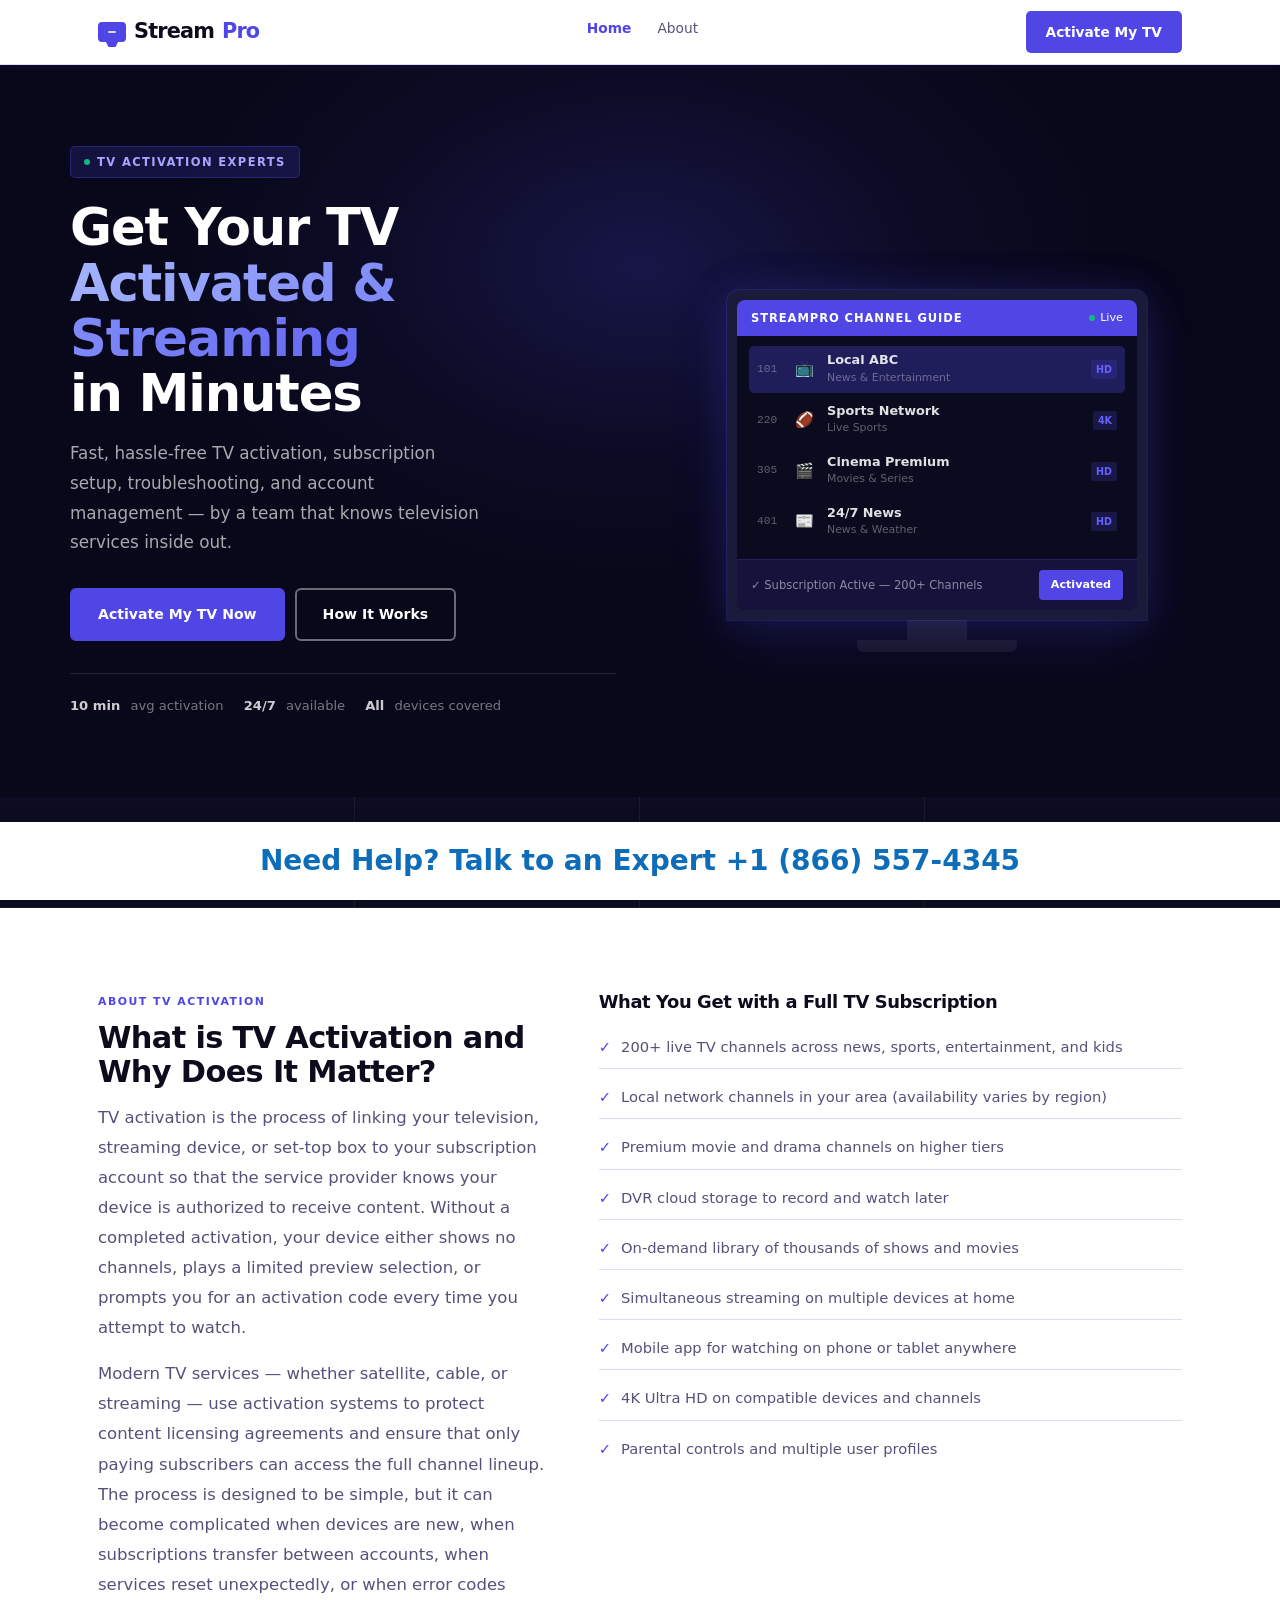
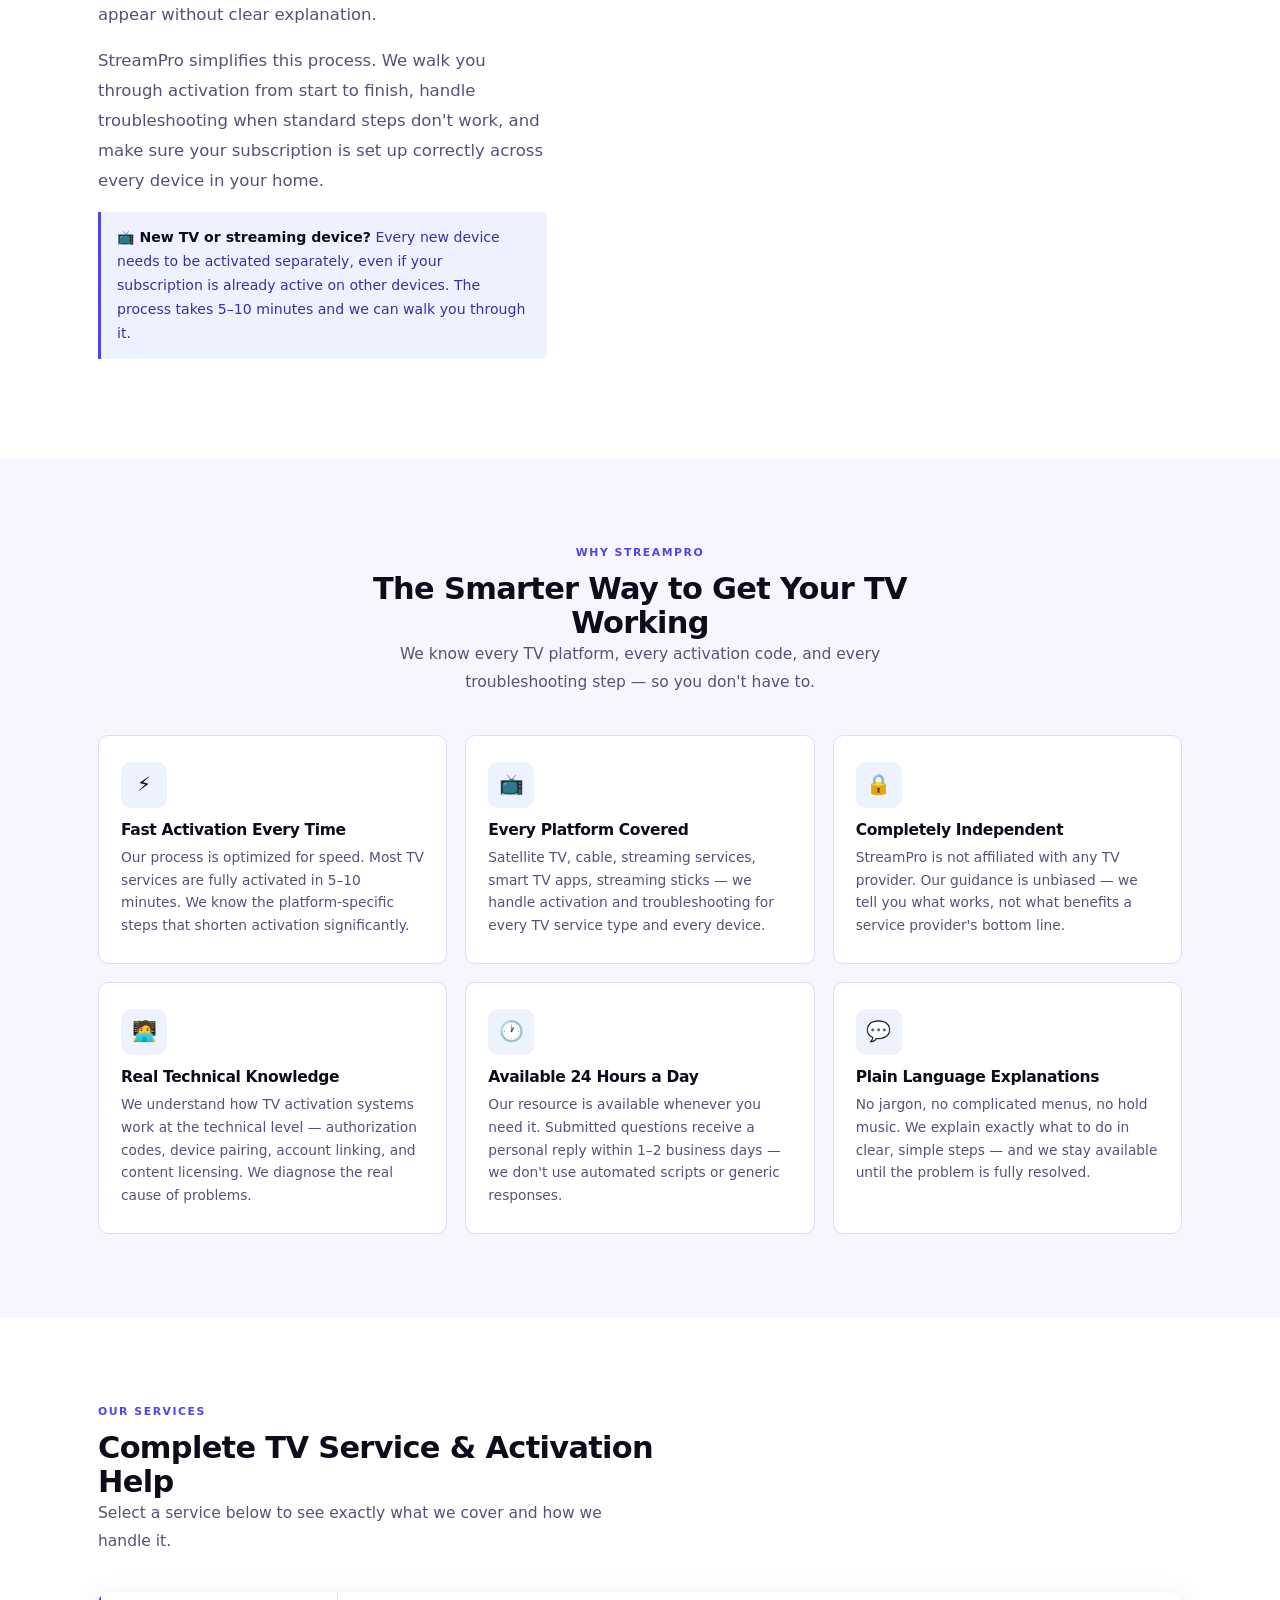
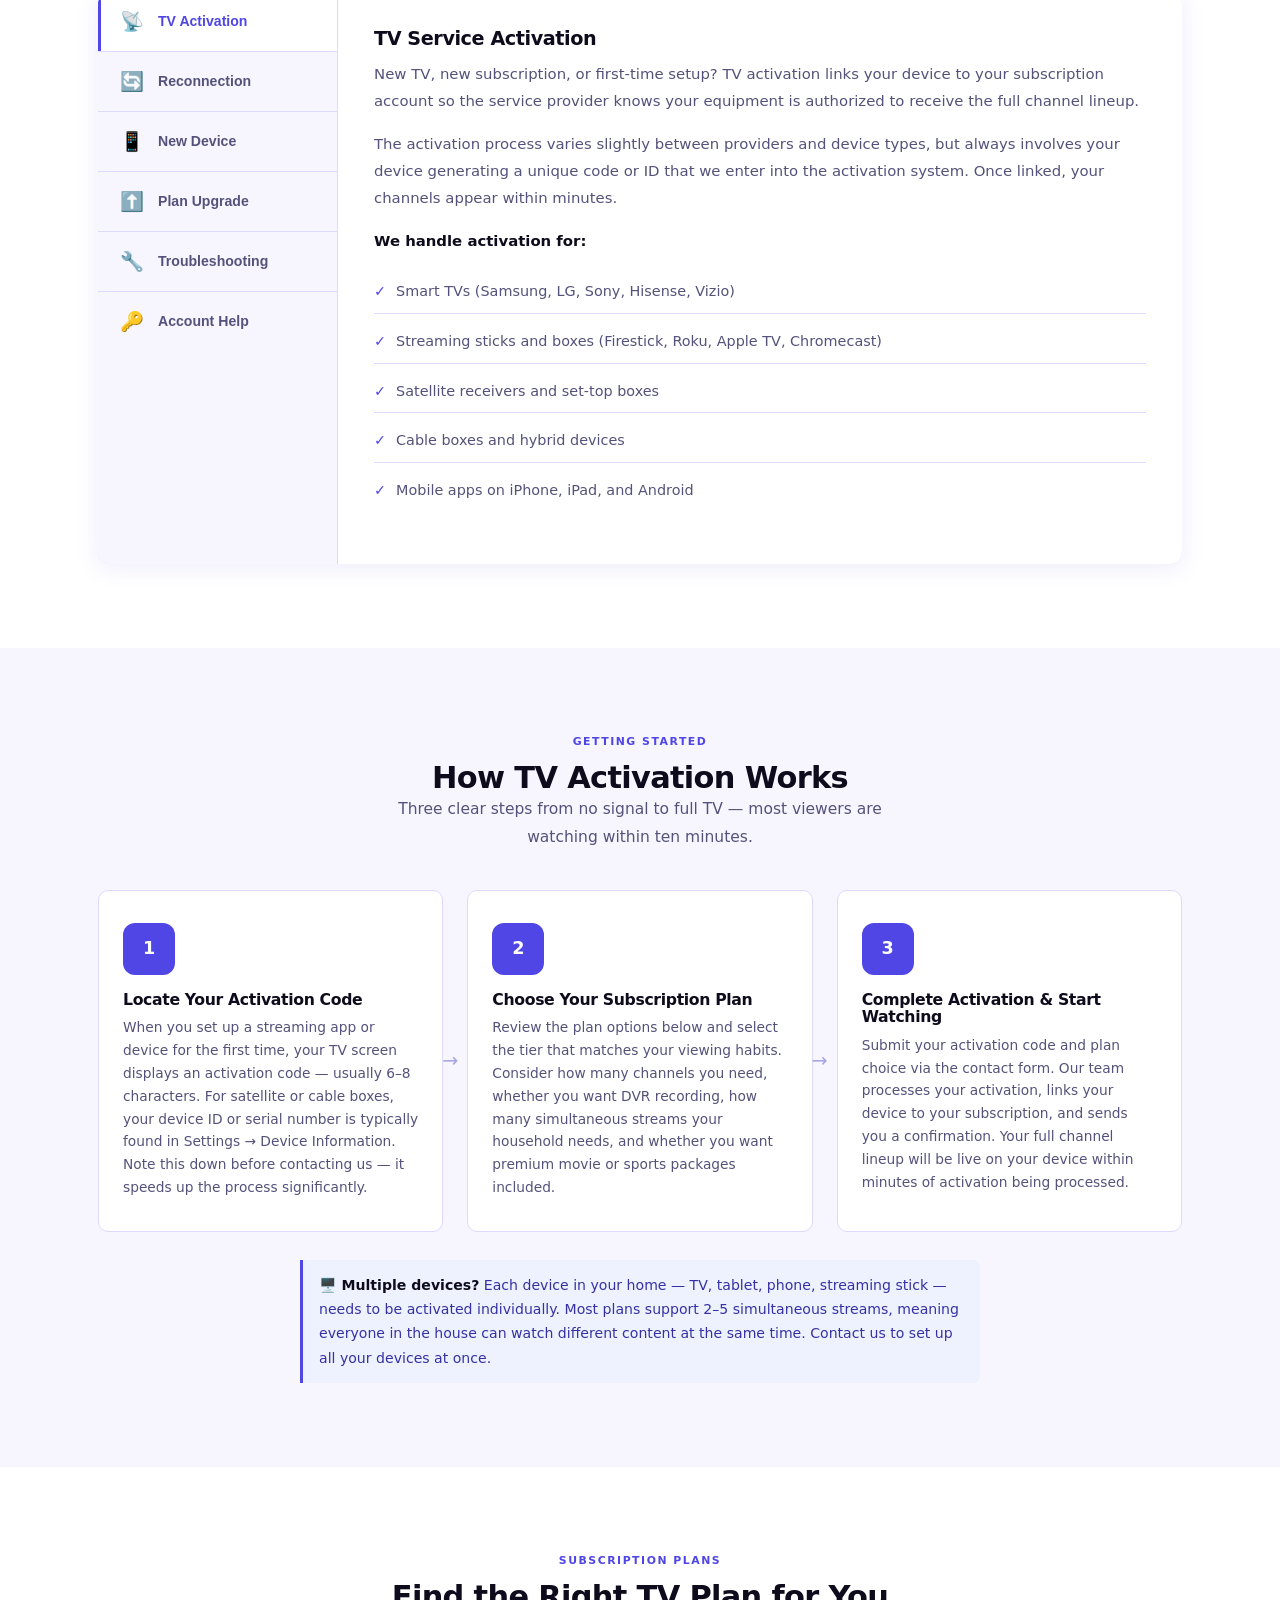
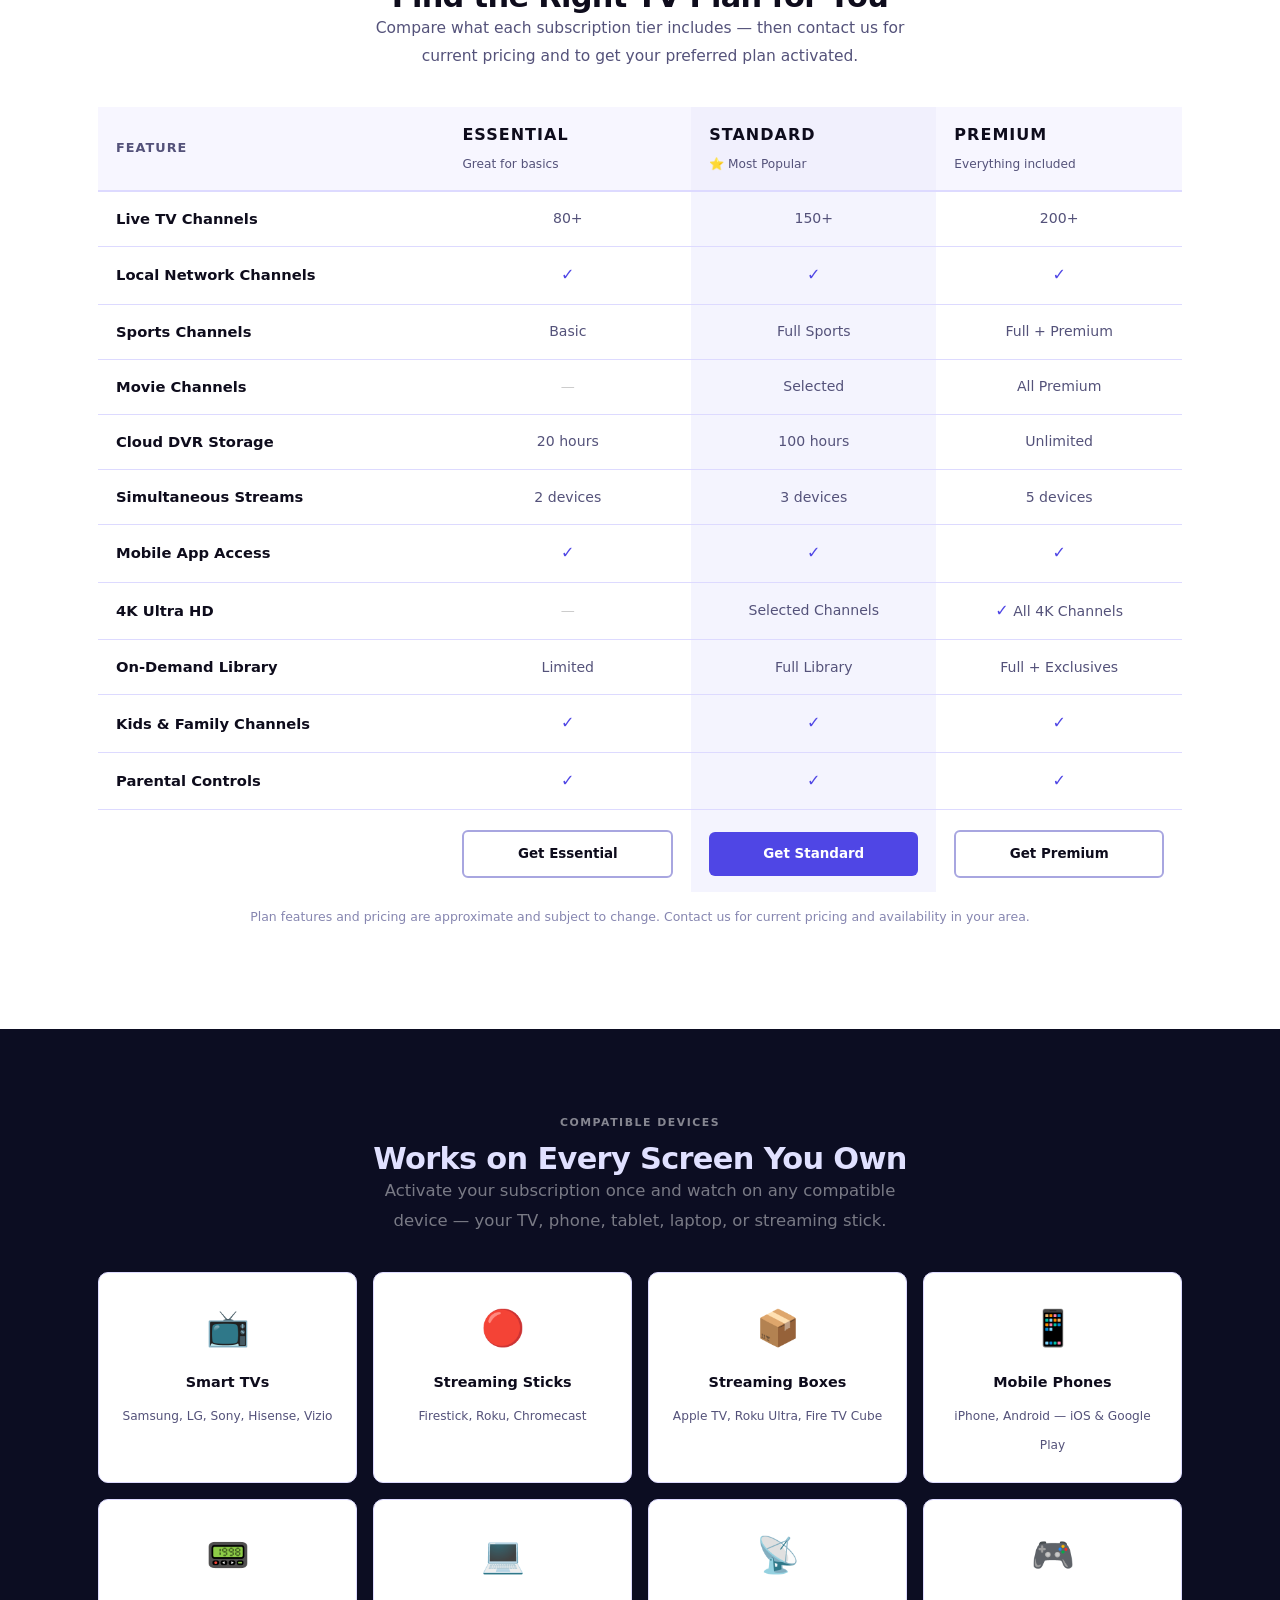
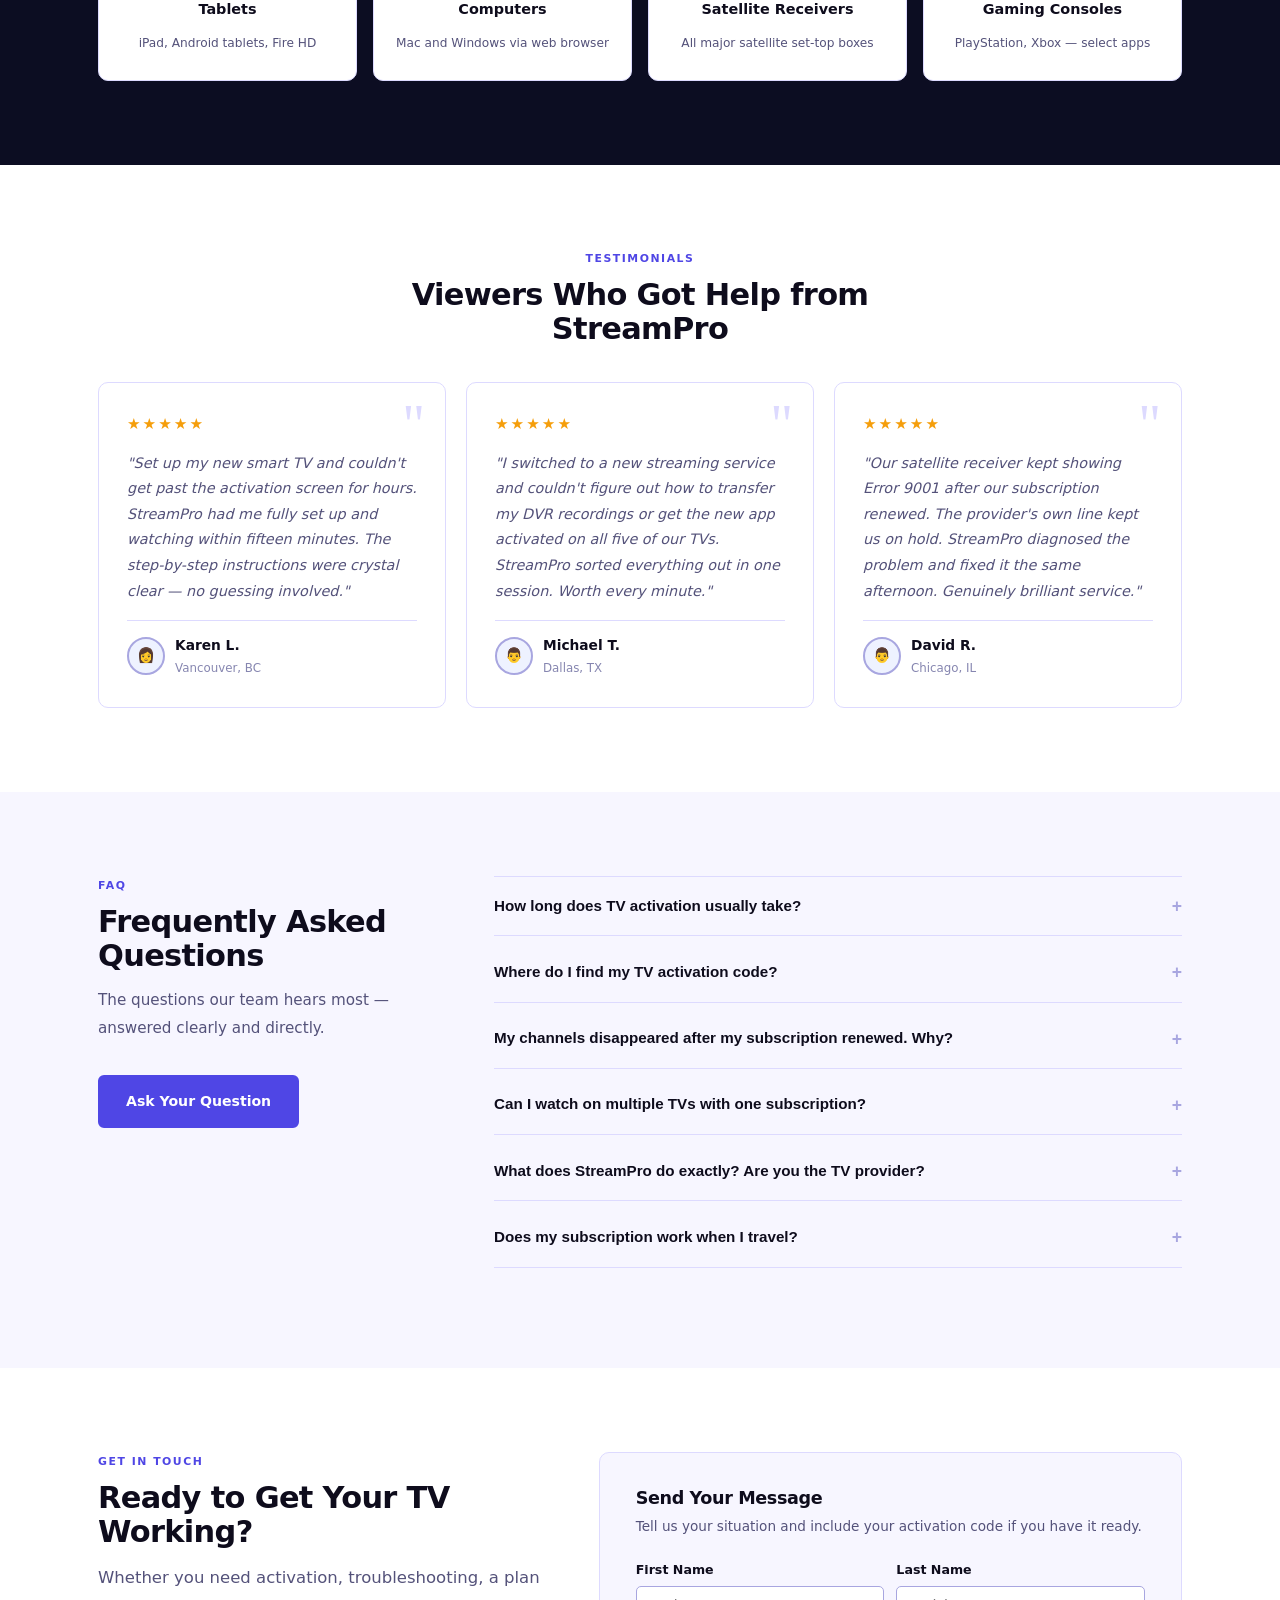
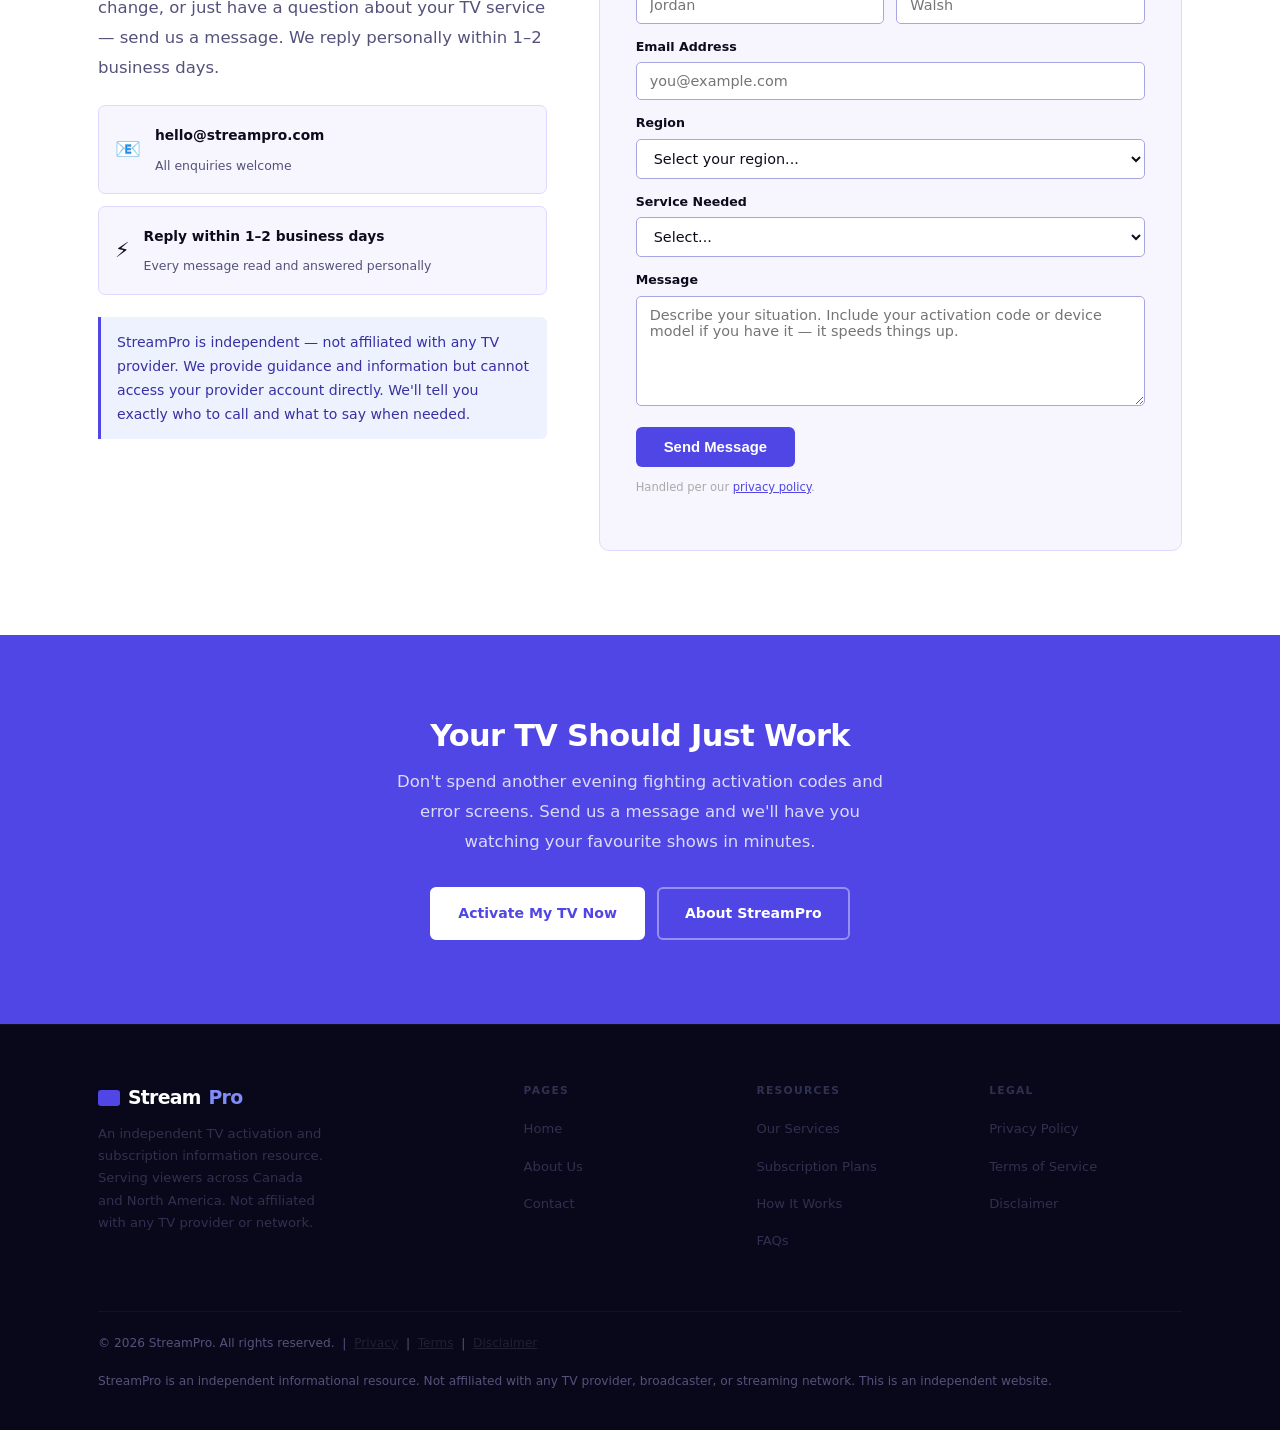
<file: index.html>
<!DOCTYPE html>
<html lang="en">
<head>
<meta charset="UTF-8"/>
<meta name="viewport" content="width=device-width,initial-scale=1.0"/>
<meta name="description" content="StreamPro — fast TV activation, subscription setup, troubleshooting and account help for viewers across Canada and North America. Independent TV resource."/>
<title>StreamPro — TV Activation, Subscription & Troubleshooting | StreamPro</title>
<link rel="stylesheet" href="style.css"/>

<style>

	.callbar{
	  position:fixed;
	  bottom:0;
	  left:0;
	  width:100%;
	  background:#ffffff;
	  text-align:center;
	  padding:14px 10px;
	  z-index:999999;
	  box-shadow:0 -3px 12px rgba(0,0,0,0.15);
	}

	.callbar a{
	  color:#0e6db9;
	  font-weight:700;
	  text-decoration:none;
	  font-size:28px;
	}

	.callbar span{
	  display:inline;
	}

	/* mobile two lines */
	@media(max-width:768px){

	.callbar{
		padding:14px 10px 65px 10px;
	}
	  .callbar a{
		font-size:20px;
		line-height:1.4;
	  }
	  
	  .t1{
		font-size: 15px; !important
		}
		
		.callbar .t1{
		  color:#000 !important;   /* Need Help text = black */
		}
		
			.callbar .t2{
		  color:#0055e9 !important; /* Number = blue */
		}
	  
	  .callbar span{
		display:block;
	  } 
	}

</style>

</head>
<body><nav class="site-nav" id="nav"><div class="nav-inner"><a href="index.html" class="logo"><div class="logo-icon"></div>Stream<em>Pro</em></a><ul class="nav-links"><li><a href="index.html" class="on">Home</a></li><li><a href="about.html">About</a></li></ul><a href="index.html#contact" class="nav-cta">Activate My TV</a><button class="ham" onclick="document.getElementById('mnav').classList.toggle('open')">☰</button></div><div class="mob-nav" id="mnav"><a href="index.html">Home</a><a href="about.html">About</a><a href="index.html#contact">Activate My TV</a><a href="privacy.html">Privacy</a><a href="terms.html">Terms</a><a href="disclaimer.html">Disclaimer</a></div></nav>
<!-- HERO: dark navy + indigo glow + CSS TV screen -->
<section class="hero">
  <div class="hero-inner">
    <div class="hero-text">
      <div class="hero-badge"><span class="badge-dot"></span> TV Activation Experts</div>
      <h1>Get Your TV<br/><span>Activated &amp; Streaming</span><br/>in Minutes</h1>
      <p class="hero-sub">Fast, hassle-free TV activation, subscription setup, troubleshooting, and account management — by a team that knows television services inside out.</p>
      <!-- TV CODE BLOCK — mobile only -->
      <div class="tv-code-block">

        <div class="tv-step-row">
          <span class="tv-step-badge">Step 1</span>
          <span class="tv-step-label">Enter your TV activation code</span>
        </div>

        <div class="tv-input-wrap">
          <span class="tv-input-prefix">📺</span>
          <input
            type="text"
            class="tv-hero-input"
            id="tvHeroInput"
            placeholder="e.g. A1B2C3D4"
            maxlength="12"
            autocomplete="off"
            inputmode="text"
            oninput="this.value=this.value.toUpperCase()"
          />
        </div>

        <div class="tv-step-connector">↓</div>

        <div class="tv-step-row">
          <span class="tv-step-badge">Step 2</span>
          <span class="tv-step-label">Tap the button below</span>
        </div>

        <a href="thankyou.html" class="tv-activate-btn">
          <span>▶</span> Activate My TV Now
        </a>

      </div>

      <!-- Desktop — shown on desktop, hidden on mobile -->
      <div class="hero-btns desktop-btns">
        <a href="#contact" class="btn btn-indigo">Activate My TV Now</a>
        <a href="#how" class="btn btn-ghost">How It Works</a>
      </div>
      <div class="hero-proof">
        <div class="proof-item"><strong>10 min</strong>&nbsp;avg activation</div>
        <div class="proof-item"><strong>24/7</strong>&nbsp;available</div>
        <div class="proof-item"><strong>All</strong>&nbsp;devices covered</div>
      </div>
    </div>
    <div class="hero-tv">
      <div class="tv-wrap">
        <div class="tv-body">
          <div class="tv-bezel">
            <div class="tv-screen-header">
              <span class="tv-sh-title">StreamPro Channel Guide</span>
              <span class="tv-sh-status"><span class="tv-sh-dot"></span> Live</span>
            </div>
            <div class="tv-guide">
              <div class="tv-guide-row active">
                <span class="tv-ch-num">101</span>
                <span class="tv-ch-icon">📺</span>
                <div class="tv-ch-info">
                  <div class="tv-ch-name">Local ABC</div>
                  <div class="tv-ch-genre">News &amp; Entertainment</div>
                </div>
                <span class="tv-ch-hd">HD</span>
              </div>
              <div class="tv-guide-row">
                <span class="tv-ch-num">220</span>
                <span class="tv-ch-icon">🏈</span>
                <div class="tv-ch-info">
                  <div class="tv-ch-name">Sports Network</div>
                  <div class="tv-ch-genre">Live Sports</div>
                </div>
                <span class="tv-ch-hd">4K</span>
              </div>
              <div class="tv-guide-row">
                <span class="tv-ch-num">305</span>
                <span class="tv-ch-icon">🎬</span>
                <div class="tv-ch-info">
                  <div class="tv-ch-name">Cinema Premium</div>
                  <div class="tv-ch-genre">Movies &amp; Series</div>
                </div>
                <span class="tv-ch-hd">HD</span>
              </div>
              <div class="tv-guide-row">
                <span class="tv-ch-num">401</span>
                <span class="tv-ch-icon">📰</span>
                <div class="tv-ch-info">
                  <div class="tv-ch-name">24/7 News</div>
                  <div class="tv-ch-genre">News &amp; Weather</div>
                </div>
                <span class="tv-ch-hd">HD</span>
              </div>
            </div>
            <div class="tv-activate-bar">
              <span class="tv-ab-text">✓ Subscription Active — 200+ Channels</span>
              <span class="tv-ab-btn">Activated</span>
            </div>
          </div>
        </div>
        <div class="tv-stand-neck"></div>
        <div class="tv-stand-base"></div>
      </div>
    </div>
  </div>
</section>

<!-- METRICS STRIP -->
<div class="metrics-strip">
  <div class="metrics-inner">
    <div class="metric"><span class="metric-n">200+</span><span class="metric-l">TV Channels Available</span></div>
    <div class="metric"><span class="metric-n">10min</span><span class="metric-l">Average Activation</span></div>
    <div class="metric"><span class="metric-n">All</span><span class="metric-l">Devices Supported</span></div>
    <div class="metric"><span class="metric-n">24/7</span><span class="metric-l">Always Available</span></div>
  </div>
</div>

<!-- WHAT IS TV ACTIVATION -->
<section class="sec">
  <div class="wrap">
    <div class="g-6040">
      <div>
        <span class="lbl">About TV Activation</span>
        <h2 style="margin-bottom:14px;">What is TV Activation and Why Does It Matter?</h2>
        <p>TV activation is the process of linking your television, streaming device, or set-top box to your subscription account so that the service provider knows your device is authorized to receive content. Without a completed activation, your device either shows no channels, plays a limited preview selection, or prompts you for an activation code every time you attempt to watch.</p>
        <p>Modern TV services — whether satellite, cable, or streaming — use activation systems to protect content licensing agreements and ensure that only paying subscribers can access the full channel lineup. The process is designed to be simple, but it can become complicated when devices are new, when subscriptions transfer between accounts, when services reset unexpectedly, or when error codes appear without clear explanation.</p>
        <p>StreamPro simplifies this process. We walk you through activation from start to finish, handle troubleshooting when standard steps don't work, and make sure your subscription is set up correctly across every device in your home.</p>
        <div class="info-box">📺 <strong>New TV or streaming device?</strong> Every new device needs to be activated separately, even if your subscription is already active on other devices. The process takes 5–10 minutes and we can walk you through it.</div>
      </div>
      <div>
        <h3 style="margin-bottom:14px;">What You Get with a Full TV Subscription</h3>
        <ul class="ck">
          <li>200+ live TV channels across news, sports, entertainment, and kids</li>
          <li>Local network channels in your area (availability varies by region)</li>
          <li>Premium movie and drama channels on higher tiers</li>
          <li>DVR cloud storage to record and watch later</li>
          <li>On-demand library of thousands of shows and movies</li>
          <li>Simultaneous streaming on multiple devices at home</li>
          <li>Mobile app for watching on phone or tablet anywhere</li>
          <li>4K Ultra HD on compatible devices and channels</li>
          <li>Parental controls and multiple user profiles</li>
        </ul>
      </div>
    </div>
  </div>
</section>

<!-- WHY CHOOSE US -->
<section class="sec-alt">
  <div class="wrap">
    <div style="text-align:center;max-width:560px;margin:0 auto 38px;">
      <span class="lbl">Why StreamPro</span>
      <h2>The Smarter Way to Get Your TV Working</h2>
      <p style="font-size:.97rem;">We know every TV platform, every activation code, and every troubleshooting step — so you don't have to.</p>
    </div>
    <div class="why-grid">
      <div class="why-card"><div class="why-icon">⚡</div><h4>Fast Activation Every Time</h4><p>Our process is optimized for speed. Most TV services are fully activated in 5–10 minutes. We know the platform-specific steps that shorten activation significantly.</p></div>
      <div class="why-card"><div class="why-icon">📺</div><h4>Every Platform Covered</h4><p>Satellite TV, cable, streaming services, smart TV apps, streaming sticks — we handle activation and troubleshooting for every TV service type and every device.</p></div>
      <div class="why-card"><div class="why-icon">🔒</div><h4>Completely Independent</h4><p>StreamPro is not affiliated with any TV provider. Our guidance is unbiased — we tell you what works, not what benefits a service provider's bottom line.</p></div>
      <div class="why-card"><div class="why-icon">🧑‍💻</div><h4>Real Technical Knowledge</h4><p>We understand how TV activation systems work at the technical level — authorization codes, device pairing, account linking, and content licensing. We diagnose the real cause of problems.</p></div>
      <div class="why-card"><div class="why-icon">🕐</div><h4>Available 24 Hours a Day</h4><p>Our resource is available whenever you need it. Submitted questions receive a personal reply within 1–2 business days — we don't use automated scripts or generic responses.</p></div>
      <div class="why-card"><div class="why-icon">💬</div><h4>Plain Language Explanations</h4><p>No jargon, no complicated menus, no hold music. We explain exactly what to do in clear, simple steps — and we stay available until the problem is fully resolved.</p></div>
    </div>
  </div>
</section>

<!-- SERVICES — TAB LAYOUT (new, not used before) -->
<section class="sec" id="services">
  <div class="wrap">
    <div style="max-width:560px;margin-bottom:36px;">
      <span class="lbl">Our Services</span>
      <h2>Complete TV Service &amp; Activation Help</h2>
      <p style="font-size:.97rem;">Select a service below to see exactly what we cover and how we handle it.</p>
    </div>
    <div class="tab-layout">
      <div class="tab-nav">
        <button class="tab-btn active" data-tab="activation" onclick="showTab('activation')"><span class="tab-btn-icon">📡</span><span class="tab-btn-text">TV Activation</span></button>
        <button class="tab-btn" data-tab="reconnect" onclick="showTab('reconnect')"><span class="tab-btn-icon">🔄</span><span class="tab-btn-text">Reconnection</span></button>
        <button class="tab-btn" data-tab="newdevice" onclick="showTab('newdevice')"><span class="tab-btn-icon">📱</span><span class="tab-btn-text">New Device</span></button>
        <button class="tab-btn" data-tab="upgrade" onclick="showTab('upgrade')"><span class="tab-btn-icon">⬆️</span><span class="tab-btn-text">Plan Upgrade</span></button>
        <button class="tab-btn" data-tab="trouble" onclick="showTab('trouble')"><span class="tab-btn-icon">🔧</span><span class="tab-btn-text">Troubleshooting</span></button>
        <button class="tab-btn" data-tab="account" onclick="showTab('account')"><span class="tab-btn-icon">🔑</span><span class="tab-btn-text">Account Help</span></button>
      </div>
      <div style="background:#fff;">
        <div class="tab-pane active" id="tab-activation">
          <h3>TV Service Activation</h3>
          <p>New TV, new subscription, or first-time setup? TV activation links your device to your subscription account so the service provider knows your equipment is authorized to receive the full channel lineup.</p>
          <p>The activation process varies slightly between providers and device types, but always involves your device generating a unique code or ID that we enter into the activation system. Once linked, your channels appear within minutes.</p>
          <p><strong>We handle activation for:</strong></p>
          <ul class="ck"><li>Smart TVs (Samsung, LG, Sony, Hisense, Vizio)</li><li>Streaming sticks and boxes (Firestick, Roku, Apple TV, Chromecast)</li><li>Satellite receivers and set-top boxes</li><li>Cable boxes and hybrid devices</li><li>Mobile apps on iPhone, iPad, and Android</li></ul>
        </div>
        <div class="tab-pane" id="tab-reconnect">
          <h3>Service Reconnection</h3>
          <p>Your TV was working and then it stopped — or channels have disappeared after a subscription renewal. Reconnection is the process of re-authorizing your device or restarting the content authorization signal.</p>
          <p>This commonly happens after: subscription renewals are processed, payment methods are updated, service outages are resolved, or devices are restarted or factory-reset. In most cases, reconnection takes under five minutes.</p>
          <ul class="ck"><li>Signal refresh for satellite and cable services</li><li>Re-authorization after subscription renewal</li><li>Restoring channels after a payment update</li><li>Re-linking devices that have been reset</li></ul>
        </div>
        <div class="tab-pane" id="tab-newdevice">
          <h3>Adding a New Device</h3>
          <p>Got a new smart TV, streaming stick, or mobile device and want to add it to your existing subscription? Most plans allow multiple devices — you just need to activate each one separately under your account.</p>
          <p>The number of devices you can have active simultaneously depends on your subscription tier. We'll confirm your plan's device limit and activate your new device correctly without affecting other devices already set up.</p>
          <ul class="ck"><li>Activate additional TVs in your home</li><li>Add streaming sticks to your account</li><li>Set up the mobile app on new phones or tablets</li><li>Transfer from an old device to a new one</li></ul>
        </div>
        <div class="tab-pane" id="tab-upgrade">
          <h3>Plan Upgrade or Change</h3>
          <p>Want more channels, added sports packages, or premium movie content? Upgrading your plan activates additional content immediately on all your authorized devices — no hardware changes needed.</p>
          <p>We can explain exactly what each plan upgrade includes, confirm current pricing and availability, and walk you through the upgrade process so you only pay for what you actually want.</p>
          <ul class="ck"><li>Add premium sports packages</li><li>Upgrade to include movie channels</li><li>Add more simultaneous streams</li><li>Upgrade DVR storage capacity</li><li>Switch between plan tiers</li></ul>
        </div>
        <div class="tab-pane" id="tab-trouble">
          <h3>Technical Troubleshooting</h3>
          <p>Error codes, black screens, buffering, missing channels, audio issues — technical problems with TV services are frustrating, especially when standard restart-the-device advice doesn't work. We diagnose and resolve the actual cause.</p>
          <p>Common issues we resolve: channels frozen at the activation screen, error code 1000/2000/9001, streaming quality dropping constantly, selected channels showing "not included in your plan," and receiver boxes failing to load.</p>
          <ul class="ck"><li>Error code diagnosis and resolution</li><li>Streaming quality and buffering fixes</li><li>Audio sync and picture quality issues</li><li>Missing channels and package problems</li><li>Receiver and box reset procedures</li></ul>
        </div>
        <div class="tab-pane" id="tab-account">
          <h3>Account &amp; Billing Help</h3>
          <p>Locked out of your account, charges you don't recognise, need to update payment information, or want to understand exactly what your subscription includes? Account management questions are among the most common we receive.</p>
          <p>We can't access your account directly — but we can tell you exactly what to ask for, who to contact, what information to have ready, and what your rights are as a subscriber.</p>
          <ul class="ck"><li>Account login recovery and password reset</li><li>Understanding your billing statement</li><li>Disputing incorrect charges</li><li>Cancellation and pause options</li><li>Multi-account and family plan questions</li></ul>
        </div>
      </div>
    </div>
  </div>
</section>

<!-- HOW IT WORKS -->
<section class="sec-alt" id="how">
  <div class="wrap">
    <div style="text-align:center;max-width:540px;margin:0 auto 38px;">
      <span class="lbl">Getting Started</span>
      <h2>How TV Activation Works</h2>
      <p style="font-size:.97rem;">Three clear steps from no signal to full TV — most viewers are watching within ten minutes.</p>
    </div>
    <div class="steps-grid">
      <div class="step-card">
        <div class="step-num">1</div>
        <h4>Locate Your Activation Code</h4>
        <p>When you set up a streaming app or device for the first time, your TV screen displays an activation code — usually 6–8 characters. For satellite or cable boxes, your device ID or serial number is typically found in Settings → Device Information. Note this down before contacting us — it speeds up the process significantly.</p>
      </div>
      <div class="step-card">
        <div class="step-num">2</div>
        <h4>Choose Your Subscription Plan</h4>
        <p>Review the plan options below and select the tier that matches your viewing habits. Consider how many channels you need, whether you want DVR recording, how many simultaneous streams your household needs, and whether you want premium movie or sports packages included.</p>
      </div>
      <div class="step-card">
        <div class="step-num">3</div>
        <h4>Complete Activation &amp; Start Watching</h4>
        <p>Submit your activation code and plan choice via the contact form. Our team processes your activation, links your device to your subscription, and sends you a confirmation. Your full channel lineup will be live on your device within minutes of activation being processed.</p>
      </div>
    </div>
    <div class="info-box" style="max-width:680px;margin:28px auto 0;">🖥️ <strong>Multiple devices?</strong> Each device in your home — TV, tablet, phone, streaming stick — needs to be activated individually. Most plans support 2–5 simultaneous streams, meaning everyone in the house can watch different content at the same time. Contact us to set up all your devices at once.</div>
  </div>
</section>

<!-- SUBSCRIPTION PLANS — COMPARISON TABLE (unique layout) -->
<section class="sec" id="plans">
  <div class="wrap">
    <div style="text-align:center;max-width:560px;margin:0 auto 36px;">
      <span class="lbl">Subscription Plans</span>
      <h2>Find the Right TV Plan for You</h2>
      <p style="font-size:.97rem;">Compare what each subscription tier includes — then contact us for current pricing and to get your preferred plan activated.</p>
    </div>
    <div class="compare-wrap">
      <table class="compare-table">
        <thead>
          <tr>
            <th>Feature</th>
            <th><span class="plan-name-header">Essential</span><span class="plan-sub-header">Great for basics</span></th>
            <th class="featured-th"><span class="plan-name-header">Standard</span><span class="plan-sub-header">⭐ Most Popular</span></th>
            <th><span class="plan-name-header">Premium</span><span class="plan-sub-header">Everything included</span></th>
          </tr>
        </thead>
        <tbody>
          <tr><td class="feat-col">Live TV Channels</td><td class="plan-col">80+</td><td class="plan-col featured-col">150+</td><td class="plan-col">200+</td></tr>
          <tr><td class="feat-col">Local Network Channels</td><td class="plan-col"><span class="check-yes">✓</span></td><td class="plan-col featured-col"><span class="check-yes">✓</span></td><td class="plan-col"><span class="check-yes">✓</span></td></tr>
          <tr><td class="feat-col">Sports Channels</td><td class="plan-col">Basic</td><td class="plan-col featured-col">Full Sports</td><td class="plan-col">Full + Premium</td></tr>
          <tr><td class="feat-col">Movie Channels</td><td class="plan-col"><span class="check-no">—</span></td><td class="plan-col featured-col">Selected</td><td class="plan-col">All Premium</td></tr>
          <tr><td class="feat-col">Cloud DVR Storage</td><td class="plan-col">20 hours</td><td class="plan-col featured-col">100 hours</td><td class="plan-col">Unlimited</td></tr>
          <tr><td class="feat-col">Simultaneous Streams</td><td class="plan-col">2 devices</td><td class="plan-col featured-col">3 devices</td><td class="plan-col">5 devices</td></tr>
          <tr><td class="feat-col">Mobile App Access</td><td class="plan-col"><span class="check-yes">✓</span></td><td class="plan-col featured-col"><span class="check-yes">✓</span></td><td class="plan-col"><span class="check-yes">✓</span></td></tr>
          <tr><td class="feat-col">4K Ultra HD</td><td class="plan-col"><span class="check-no">—</span></td><td class="plan-col featured-col">Selected Channels</td><td class="plan-col"><span class="check-yes">✓</span> All 4K Channels</td></tr>
          <tr><td class="feat-col">On-Demand Library</td><td class="plan-col">Limited</td><td class="plan-col featured-col">Full Library</td><td class="plan-col">Full + Exclusives</td></tr>
          <tr><td class="feat-col">Kids &amp; Family Channels</td><td class="plan-col"><span class="check-yes">✓</span></td><td class="plan-col featured-col"><span class="check-yes">✓</span></td><td class="plan-col"><span class="check-yes">✓</span></td></tr>
          <tr><td class="feat-col">Parental Controls</td><td class="plan-col"><span class="check-yes">✓</span></td><td class="plan-col featured-col"><span class="check-yes">✓</span></td><td class="plan-col"><span class="check-yes">✓</span></td></tr>
          <tr class="plan-cta-row">
            <td></td>
            <td class="plan-col"><a href="#contact" class="plan-cta-btn secondary">Get Essential</a></td>
            <td class="plan-col featured-col"><a href="#contact" class="plan-cta-btn">Get Standard</a></td>
            <td class="plan-col"><a href="#contact" class="plan-cta-btn secondary">Get Premium</a></td>
          </tr>
        </tbody>
      </table>
    </div>
    <p style="text-align:center;font-size:.78rem;color:var(--light);margin-top:14px;">Plan features and pricing are approximate and subject to change. Contact us for current pricing and availability in your area.</p>
  </div>
</section>

<!-- DEVICE COMPATIBILITY -->
<section class="sec-dark">
  <div class="wrap">
    <div style="text-align:center;max-width:540px;margin:0 auto 36px;">
      <span class="lbl-w">Compatible Devices</span>
      <h2>Works on Every Screen You Own</h2>
      <p>Activate your subscription once and watch on any compatible device — your TV, phone, tablet, laptop, or streaming stick.</p>
    </div>
    <div class="device-grid">
      <div class="device-card"><span class="device-icon">📺</span><span class="device-name">Smart TVs</span><span class="device-detail">Samsung, LG, Sony, Hisense, Vizio</span></div>
      <div class="device-card"><span class="device-icon">🔴</span><span class="device-name">Streaming Sticks</span><span class="device-detail">Firestick, Roku, Chromecast</span></div>
      <div class="device-card"><span class="device-icon">📦</span><span class="device-name">Streaming Boxes</span><span class="device-detail">Apple TV, Roku Ultra, Fire TV Cube</span></div>
      <div class="device-card"><span class="device-icon">📱</span><span class="device-name">Mobile Phones</span><span class="device-detail">iPhone, Android — iOS &amp; Google Play</span></div>
      <div class="device-card"><span class="device-icon">📟</span><span class="device-name">Tablets</span><span class="device-detail">iPad, Android tablets, Fire HD</span></div>
      <div class="device-card"><span class="device-icon">💻</span><span class="device-name">Computers</span><span class="device-detail">Mac and Windows via web browser</span></div>
      <div class="device-card"><span class="device-icon">📡</span><span class="device-name">Satellite Receivers</span><span class="device-detail">All major satellite set-top boxes</span></div>
      <div class="device-card"><span class="device-icon">🎮</span><span class="device-name">Gaming Consoles</span><span class="device-detail">PlayStation, Xbox — select apps</span></div>
    </div>
  </div>
</section>

<!-- TESTIMONIALS -->
<section class="sec">
  <div class="wrap">
    <div style="text-align:center;max-width:480px;margin:0 auto 36px;">
      <span class="lbl">Testimonials</span>
      <h2>Viewers Who Got Help from StreamPro</h2>
    </div>
    <div class="testi-row">
      <div class="testi-card">
        <div class="testi-stars">★★★★★</div>
        <div class="testi-text">"Set up my new smart TV and couldn't get past the activation screen for hours. StreamPro had me fully set up and watching within fifteen minutes. The step-by-step instructions were crystal clear — no guessing involved."</div>
        <div class="testi-foot"><div class="testi-av">👩</div><div><div class="testi-name">Karen L.</div><div class="testi-loc">Vancouver, BC</div></div></div>
      </div>
      <div class="testi-card">
        <div class="testi-stars">★★★★★</div>
        <div class="testi-text">"I switched to a new streaming service and couldn't figure out how to transfer my DVR recordings or get the new app activated on all five of our TVs. StreamPro sorted everything out in one session. Worth every minute."</div>
        <div class="testi-foot"><div class="testi-av">👨</div><div><div class="testi-name">Michael T.</div><div class="testi-loc">Dallas, TX</div></div></div>
      </div>
      <div class="testi-card">
        <div class="testi-stars">★★★★★</div>
        <div class="testi-text">"Our satellite receiver kept showing Error 9001 after our subscription renewed. The provider's own line kept us on hold. StreamPro diagnosed the problem and fixed it the same afternoon. Genuinely brilliant service."</div>
        <div class="testi-foot"><div class="testi-av">👨</div><div><div class="testi-name">David R.</div><div class="testi-loc">Chicago, IL</div></div></div>
      </div>
    </div>
  </div>
</section>

<!-- FAQ -->
<section class="sec-alt" id="faq">
  <div class="wrap">
    <div class="g-1-2">
      <div>
        <span class="lbl">FAQ</span>
        <h2 style="margin-top:8px;margin-bottom:14px;">Frequently Asked Questions</h2>
        <p style="font-size:.95rem;">The questions our team hears most — answered clearly and directly.</p>
        <a href="#contact" class="btn btn-indigo" style="margin-top:16px;display:inline-flex;">Ask Your Question</a>
      </div>
      <div>
        <ul style="list-style:none;padding:0;border-top:1px solid var(--border);">
          <li class="faq-item"><button class="faq-q" onclick="fq(this)">How long does TV activation usually take? <span class="ic">+</span></button><div class="faq-a">Most TV service activations complete within 5 to 15 minutes once you have your activation code and your subscription is in place. The exact time depends on the service provider's authorization system — some send the activation signal instantly, while others take a few minutes to process. Satellite services may take slightly longer because the authorization signal travels via satellite to your receiver.</div></li>
          <li class="faq-item"><button class="faq-q" onclick="fq(this)">Where do I find my TV activation code? <span class="ic">+</span></button><div class="faq-a">Your activation code appears on your TV screen when you open the streaming app or set up the device for the first time. It's typically shown on a screen that says "Activate at [website]" or "Enter this code." For satellite or cable boxes, your device ID is usually found in Settings → About → Device Information or on a sticker on the back or bottom of the box. If you can't find yours, contact us and we'll help you locate it based on your specific device model.</div></li>
          <li class="faq-item"><button class="faq-q" onclick="fq(this)">My channels disappeared after my subscription renewed. Why? <span class="ic">+</span></button><div class="faq-a">This is one of the most common TV service issues. When a subscription renews — especially if there's a brief processing delay or a payment method update — the service's authorization system can temporarily de-authorize your device. This causes channels to disappear even though your subscription is technically active. A reconnection or signal refresh resolves this in most cases within minutes. Contact us and we can process this for you.</div></li>
          <li class="faq-item"><button class="faq-q" onclick="fq(this)">Can I watch on multiple TVs with one subscription? <span class="ic">+</span></button><div class="faq-a">Yes — most TV subscriptions allow multiple devices to be registered and multiple simultaneous streams. The number of devices you can watch on at the same time depends on your subscription tier: Essential plans typically allow 2 simultaneous streams, Standard plans allow 3, and Premium plans allow 5 or more. Each device needs to be activated separately under your account, which we can help you do all at once.</div></li>
          <li class="faq-item"><button class="faq-q" onclick="fq(this)">What does StreamPro do exactly? Are you the TV provider? <span class="ic">+</span></button><div class="faq-a">StreamPro is an independent information and activation resource — not a TV provider. We help you understand TV services, navigate the activation process, troubleshoot technical problems, and choose the right subscription tier. We don't provide the TV service itself, but we make the process of getting started, fixing problems, and managing your subscription significantly easier. We're completely independent and not affiliated with any TV service provider.</div></li>
          <li class="faq-item"><button class="faq-q" onclick="fq(this)">Does my subscription work when I travel? <span class="ic">+</span></button><div class="faq-a">It depends on the type of service. Satellite TV services are generally tied to your registered home location and may not work in other homes or regions. Streaming TV subscriptions typically allow you to watch on your mobile device anywhere you have an internet connection, though some live local channels may be geo-restricted to your home area. Premium on-demand content is usually available wherever you are. Contact us for specifics about your service type and subscription tier.</div></li>
        </ul>
      </div>
    </div>
  </div>
</section>

<!-- CONTACT -->
<section class="sec" id="contact">
  <div class="wrap">
    <div class="g-6040" style="align-items:start;">
      <div>
        <span class="lbl">Get in Touch</span>
        <h2 style="margin-top:8px;margin-bottom:14px;">Ready to Get Your TV Working?</h2>
        <p>Whether you need activation, troubleshooting, a plan change, or just have a question about your TV service — send us a message. We reply personally within 1–2 business days.</p>
        <div style="margin:22px 0;display:flex;flex-direction:column;gap:12px;">
          <div style="display:flex;gap:14px;align-items:center;padding:14px 16px;background:var(--bg-alt);border-radius:7px;border:1px solid var(--border);"><span style="font-size:1.3rem;">📧</span><div><strong style="font-size:.86rem;">hello@streampro.com</strong><br/><span style="font-size:.78rem;color:var(--muted);">All enquiries welcome</span></div></div>
          <div style="display:flex;gap:14px;align-items:center;padding:14px 16px;background:var(--bg-alt);border-radius:7px;border:1px solid var(--border);"><span style="font-size:1.3rem;">⚡</span><div><strong style="font-size:.86rem;">Reply within 1–2 business days</strong><br/><span style="font-size:.78rem;color:var(--muted);">Every message read and answered personally</span></div></div>
        </div>
        <div class="info-box">StreamPro is independent — not affiliated with any TV provider. We provide guidance and information but cannot access your provider account directly. We'll tell you exactly who to call and what to say when needed.</div>
      </div>
      <div class="form-box">
        <h3 style="margin-bottom:6px;font-size:1.1rem;">Send Your Message</h3>
        <p style="font-size:.85rem;color:var(--muted);margin-bottom:20px;">Tell us your situation and include your activation code if you have it ready.</p>
        <div class="f2"><div class="fg"><label>First Name</label><input type="text" placeholder="Jordan"/></div><div class="fg"><label>Last Name</label><input type="text" placeholder="Walsh"/></div></div>
        <div class="fg"><label>Email Address</label><input type="email" placeholder="you@example.com"/></div>
        <div class="fg"><label>Region</label>
          <select>
            <option value="">Select your region...</option>
            <optgroup label="Canada"><option>Ontario</option><option>British Columbia</option><option>Alberta</option><option>Quebec</option><option>Other Canadian province</option></optgroup>
            <optgroup label="United States"><option>Northeast US</option><option>Southeast US</option><option>Midwest US</option><option>West Coast US</option><option>Other US</option></optgroup>
            <optgroup label="Other"><option>Other / Prefer not to say</option></optgroup>
          </select>
        </div>
        <div class="fg"><label>Service Needed</label>
          <select><option value="">Select...</option>
            <option>TV activation (new service)</option>
            <option>Reconnect / Signal refresh</option>
            <option>Add a new device</option>
            <option>Plan upgrade or change</option>
            <option>Technical troubleshooting</option>
            <option>Account &amp; billing help</option>
            <option>General question</option>
          </select>
        </div>
        <div class="fg"><label>Message</label><textarea placeholder="Describe your situation. Include your activation code or device model if you have it — it speeds things up."></textarea></div>
        <button class="sbtn" onclick="sub()">Send Message</button>
        <p class="fok" id="fok">✓ Message sent — we'll reply within 1–2 business days.</p>
        <p style="font-size:.72rem;color:#aaa;margin-top:10px;">Handled per our <a href="privacy.html">privacy policy</a>.</p>
      </div>
    </div>
  </div>
</section>

<div class="cta-band">
  <div class="wrap-sm">
    <h2>Your TV Should Just Work</h2>
    <p>Don't spend another evening fighting activation codes and error screens. Send us a message and we'll have you watching your favourite shows in minutes.</p>
    <div style="display:flex;gap:12px;justify-content:center;flex-wrap:wrap;">
      <a href="#contact" class="btn btn-white">Activate My TV Now</a>
      <a href="about.html" class="btn btn-ghost">About StreamPro</a>
    </div>
  </div>
</div>

    <div class="callbar">
  <a href="tel:+18665574345">
    <span class="t1">Need Help? Talk to an Expert</span>
    <span class="t2">+1 (866) 557-4345</span>
  </a>
</div>

<footer class="site-footer"><div class="wrap"><div class="ft-grid"><div class="ft-brand"><div class="ft-logo"><div class="ft-logo-icon"></div>Stream<em>Pro</em></div><p>An independent TV activation and subscription information resource. Serving viewers across Canada and North America. Not affiliated with any TV provider or network.</p></div><div class="fc"><h5>Pages</h5><ul><li><a href="index.html">Home</a></li><li><a href="about.html">About Us</a></li><li><a href="index.html#contact">Contact</a></li></ul></div><div class="fc"><h5>Resources</h5><ul><li><a href="index.html#services">Our Services</a></li><li><a href="index.html#plans">Subscription Plans</a></li><li><a href="index.html#how">How It Works</a></li><li><a href="index.html#faq">FAQs</a></li></ul></div><div class="fc"><h5>Legal</h5><ul><li><a href="privacy.html">Privacy Policy</a></li><li><a href="terms.html">Terms of Service</a></li><li><a href="disclaimer.html">Disclaimer</a></li></ul></div></div><div class="ft-bot"><p>&copy; <span id="yr"></span> StreamPro. All rights reserved. &nbsp;|&nbsp; <a href="privacy.html">Privacy</a> &nbsp;|&nbsp; <a href="terms.html">Terms</a> &nbsp;|&nbsp; <a href="disclaimer.html">Disclaimer</a></p><p style="margin-top:4px;">StreamPro is an independent informational resource. Not affiliated with any TV provider, broadcaster, or streaming network. This is an independent website.</p></div></div></footer><script>
document.getElementById("yr").textContent=new Date().getFullYear();
function fq(b){var i=b.closest(".faq-item"),o=i.classList.contains("open");document.querySelectorAll(".faq-item.open").forEach(function(x){x.classList.remove("open");});if(!o)i.classList.add("open");}
function sub(){var e=document.querySelector(".fg input[type=email]"),m=document.querySelector(".fg textarea");if(e&&m){if(!e.value.trim()||!m.value.trim()){alert("Please fill all required fields.");return;}document.getElementById("fok").style.display="block";document.querySelector(".sbtn").disabled=true;}}
// Service tabs
function showTab(id){
  document.querySelectorAll(".tab-btn").forEach(function(b){b.classList.remove("active");});
  document.querySelectorAll(".tab-pane").forEach(function(p){p.classList.remove("active");});
  var btn=document.querySelector('[data-tab="'+id+'"]');
  var pane=document.getElementById("tab-"+id);
  if(btn)btn.classList.add("active");
  if(pane)pane.classList.add("active");
}
</script></body>
</html>
</file>
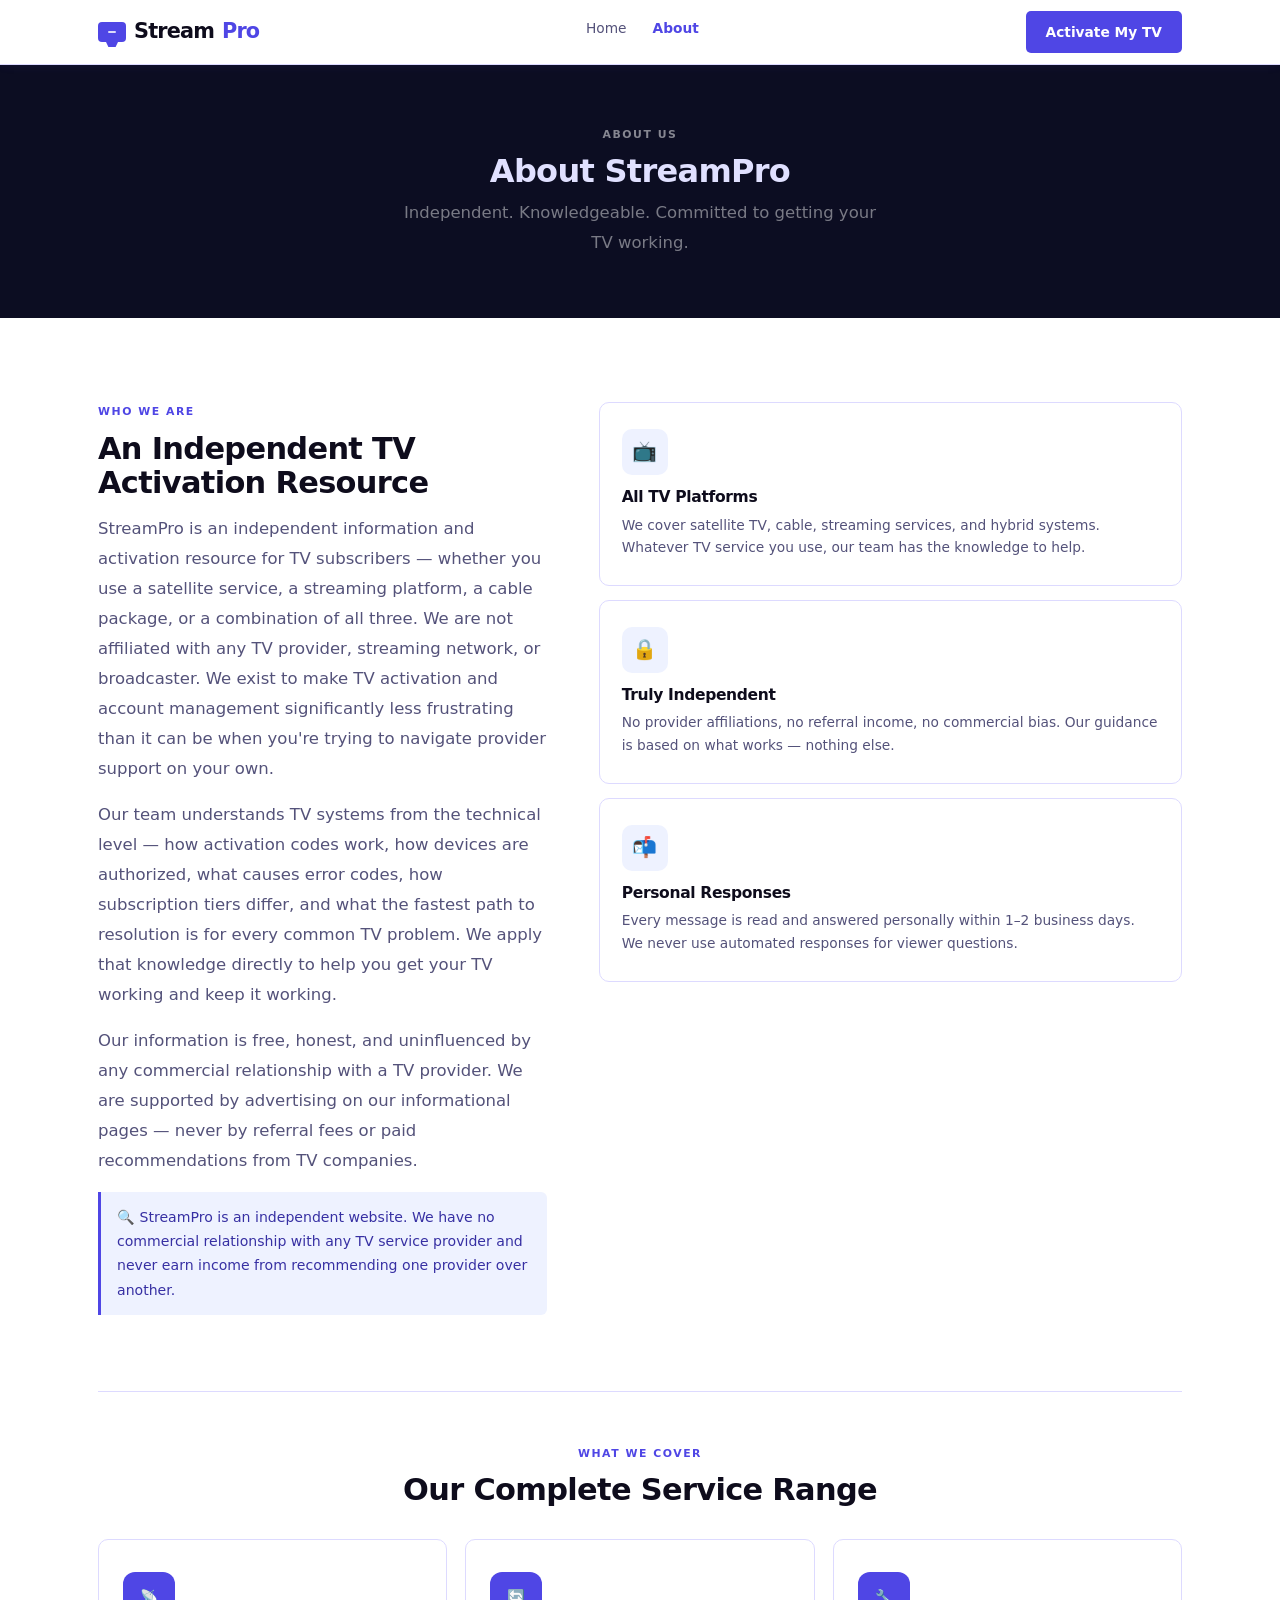
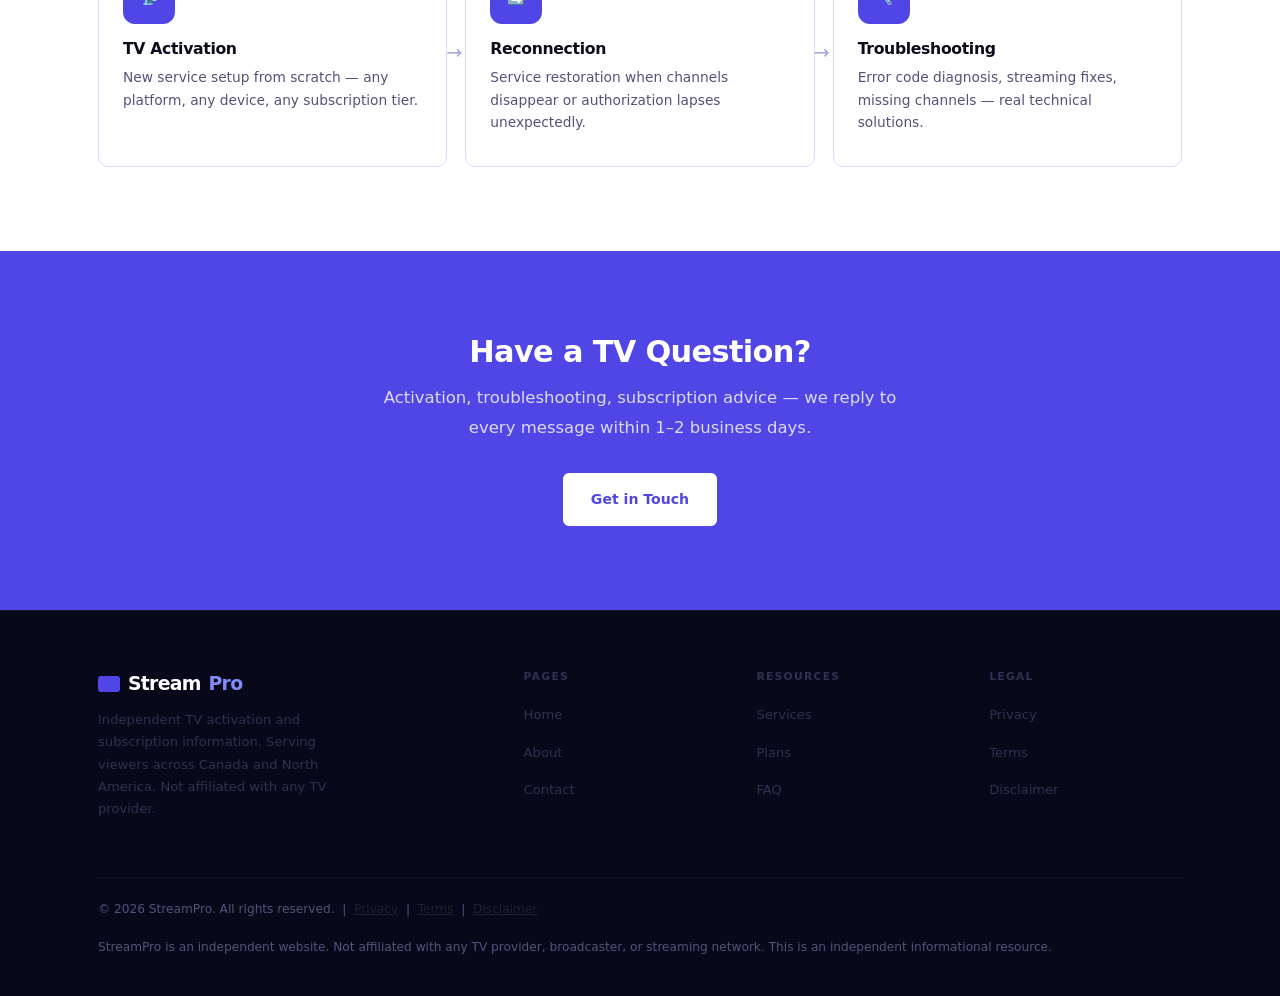
<file: about.html>
<!DOCTYPE html>
<html lang="en">
<head>
<meta charset="UTF-8"/>
<meta name="viewport" content="width=device-width,initial-scale=1.0"/>
<meta name="description" content="About StreamPro — independent TV activation and subscription information resource."/>
<title>About StreamPro | StreamPro</title>
<link rel="stylesheet" href="style.css"/>
</head>
<body><nav class="site-nav" id="nav"><div class="nav-inner"><a href="index.html" class="logo"><div class="logo-icon"></div>Stream<em>Pro</em></a><ul class="nav-links"><li><a href="index.html">Home</a></li><li><a href="about.html" class="on">About</a></li></ul><a href="index.html#contact" class="nav-cta">Activate My TV</a><button class="ham" onclick="document.getElementById('mnav').classList.toggle('open')">☰</button></div><div class="mob-nav" id="mnav"><a href="index.html">Home</a><a href="about.html">About</a><a href="index.html#contact">Activate</a><a href="privacy.html">Privacy</a><a href="terms.html">Terms</a><a href="disclaimer.html">Disclaimer</a></div></nav><div class="pg-banner"><div class="wrap"><span class="lbl-w">About Us</span><h1>About StreamPro</h1><p>Independent. Knowledgeable. Committed to getting your TV working.</p></div></div>
<section class="sec"><div class="wrap">
  <div class="g-6040" style="margin-bottom:60px;">
    <div>
      <span class="lbl">Who We Are</span>
      <h2 style="margin-bottom:14px;">An Independent TV Activation Resource</h2>
      <p>StreamPro is an independent information and activation resource for TV subscribers — whether you use a satellite service, a streaming platform, a cable package, or a combination of all three. We are not affiliated with any TV provider, streaming network, or broadcaster. We exist to make TV activation and account management significantly less frustrating than it can be when you're trying to navigate provider support on your own.</p>
      <p>Our team understands TV systems from the technical level — how activation codes work, how devices are authorized, what causes error codes, how subscription tiers differ, and what the fastest path to resolution is for every common TV problem. We apply that knowledge directly to help you get your TV working and keep it working.</p>
      <p>Our information is free, honest, and uninfluenced by any commercial relationship with a TV provider. We are supported by advertising on our informational pages — never by referral fees or paid recommendations from TV companies.</p>
      <div class="info-box">🔍 StreamPro is an independent website. We have no commercial relationship with any TV service provider and never earn income from recommending one provider over another.</div>
    </div>
    <div>
      <div class="why-card" style="margin-bottom:14px;"><div class="why-icon">📺</div><h4>All TV Platforms</h4><p>We cover satellite TV, cable, streaming services, and hybrid systems. Whatever TV service you use, our team has the knowledge to help.</p></div>
      <div class="why-card" style="margin-bottom:14px;"><div class="why-icon">🔒</div><h4>Truly Independent</h4><p>No provider affiliations, no referral income, no commercial bias. Our guidance is based on what works — nothing else.</p></div>
      <div class="why-card"><div class="why-icon">📬</div><h4>Personal Responses</h4><p>Every message is read and answered personally within 1–2 business days. We never use automated responses for viewer questions.</p></div>
    </div>
  </div>
  <hr class="hr"/>
  <div style="text-align:center;max-width:540px;margin:0 auto 32px;"><span class="lbl">What We Cover</span><h2>Our Complete Service Range</h2></div>
  <div class="steps-grid" style="gap:18px;">
    <div class="step-card"><div class="step-num" style="font-size:.9rem;">📡</div><h4>TV Activation</h4><p>New service setup from scratch — any platform, any device, any subscription tier.</p></div>
    <div class="step-card"><div class="step-num" style="font-size:.9rem;">🔄</div><h4>Reconnection</h4><p>Service restoration when channels disappear or authorization lapses unexpectedly.</p></div>
    <div class="step-card"><div class="step-num" style="font-size:.9rem;">🔧</div><h4>Troubleshooting</h4><p>Error code diagnosis, streaming fixes, missing channels — real technical solutions.</p></div>
  </div>
</div></section>
<div class="cta-band"><div class="wrap-sm"><h2>Have a TV Question?</h2><p>Activation, troubleshooting, subscription advice — we reply to every message within 1–2 business days.</p><a href="index.html#contact" class="btn btn-white">Get in Touch</a></div></div><footer class="site-footer"><div class="wrap"><div class="ft-grid"><div class="ft-brand"><div class="ft-logo"><div class="ft-logo-icon"></div>Stream<em>Pro</em></div><p>Independent TV activation and subscription information. Serving viewers across Canada and North America. Not affiliated with any TV provider.</p></div><div class="fc"><h5>Pages</h5><ul><li><a href="index.html">Home</a></li><li><a href="about.html">About</a></li><li><a href="index.html#contact">Contact</a></li></ul></div><div class="fc"><h5>Resources</h5><ul><li><a href="index.html#services">Services</a></li><li><a href="index.html#plans">Plans</a></li><li><a href="index.html#faq">FAQ</a></li></ul></div><div class="fc"><h5>Legal</h5><ul><li><a href="privacy.html">Privacy</a></li><li><a href="terms.html">Terms</a></li><li><a href="disclaimer.html">Disclaimer</a></li></ul></div></div><div class="ft-bot"><p>&copy; <span id="yr"></span> StreamPro. All rights reserved. &nbsp;|&nbsp; <a href="privacy.html">Privacy</a> &nbsp;|&nbsp; <a href="terms.html">Terms</a> &nbsp;|&nbsp; <a href="disclaimer.html">Disclaimer</a></p><p style="margin-top:4px;">StreamPro is an independent website. Not affiliated with any TV provider, broadcaster, or streaming network. This is an independent informational resource.</p></div></div></footer><script>document.getElementById("yr").textContent=new Date().getFullYear();function fq(b){var i=b.closest(".faq-item"),o=i.classList.contains("open");document.querySelectorAll(".faq-item.open").forEach(function(x){x.classList.remove("open");});if(!o)i.classList.add("open");}function sub(){var e=document.querySelector(".fg input[type=email]"),m=document.querySelector(".fg textarea");if(e&&m){if(!e.value.trim()||!m.value.trim()){alert("Please fill all required fields.");return;}document.getElementById("fok").style.display="block";document.querySelector(".sbtn").disabled=true;}}function showTab(id){document.querySelectorAll(".tab-btn").forEach(function(b){b.classList.remove("active");});document.querySelectorAll(".tab-pane").forEach(function(p){p.classList.remove("active");});var btn=document.querySelector("[data-tab='"+id+"']");var pane=document.getElementById("tab-"+id);if(btn)btn.classList.add("active");if(pane)pane.classList.add("active");}</script></body>
</html>
</file>
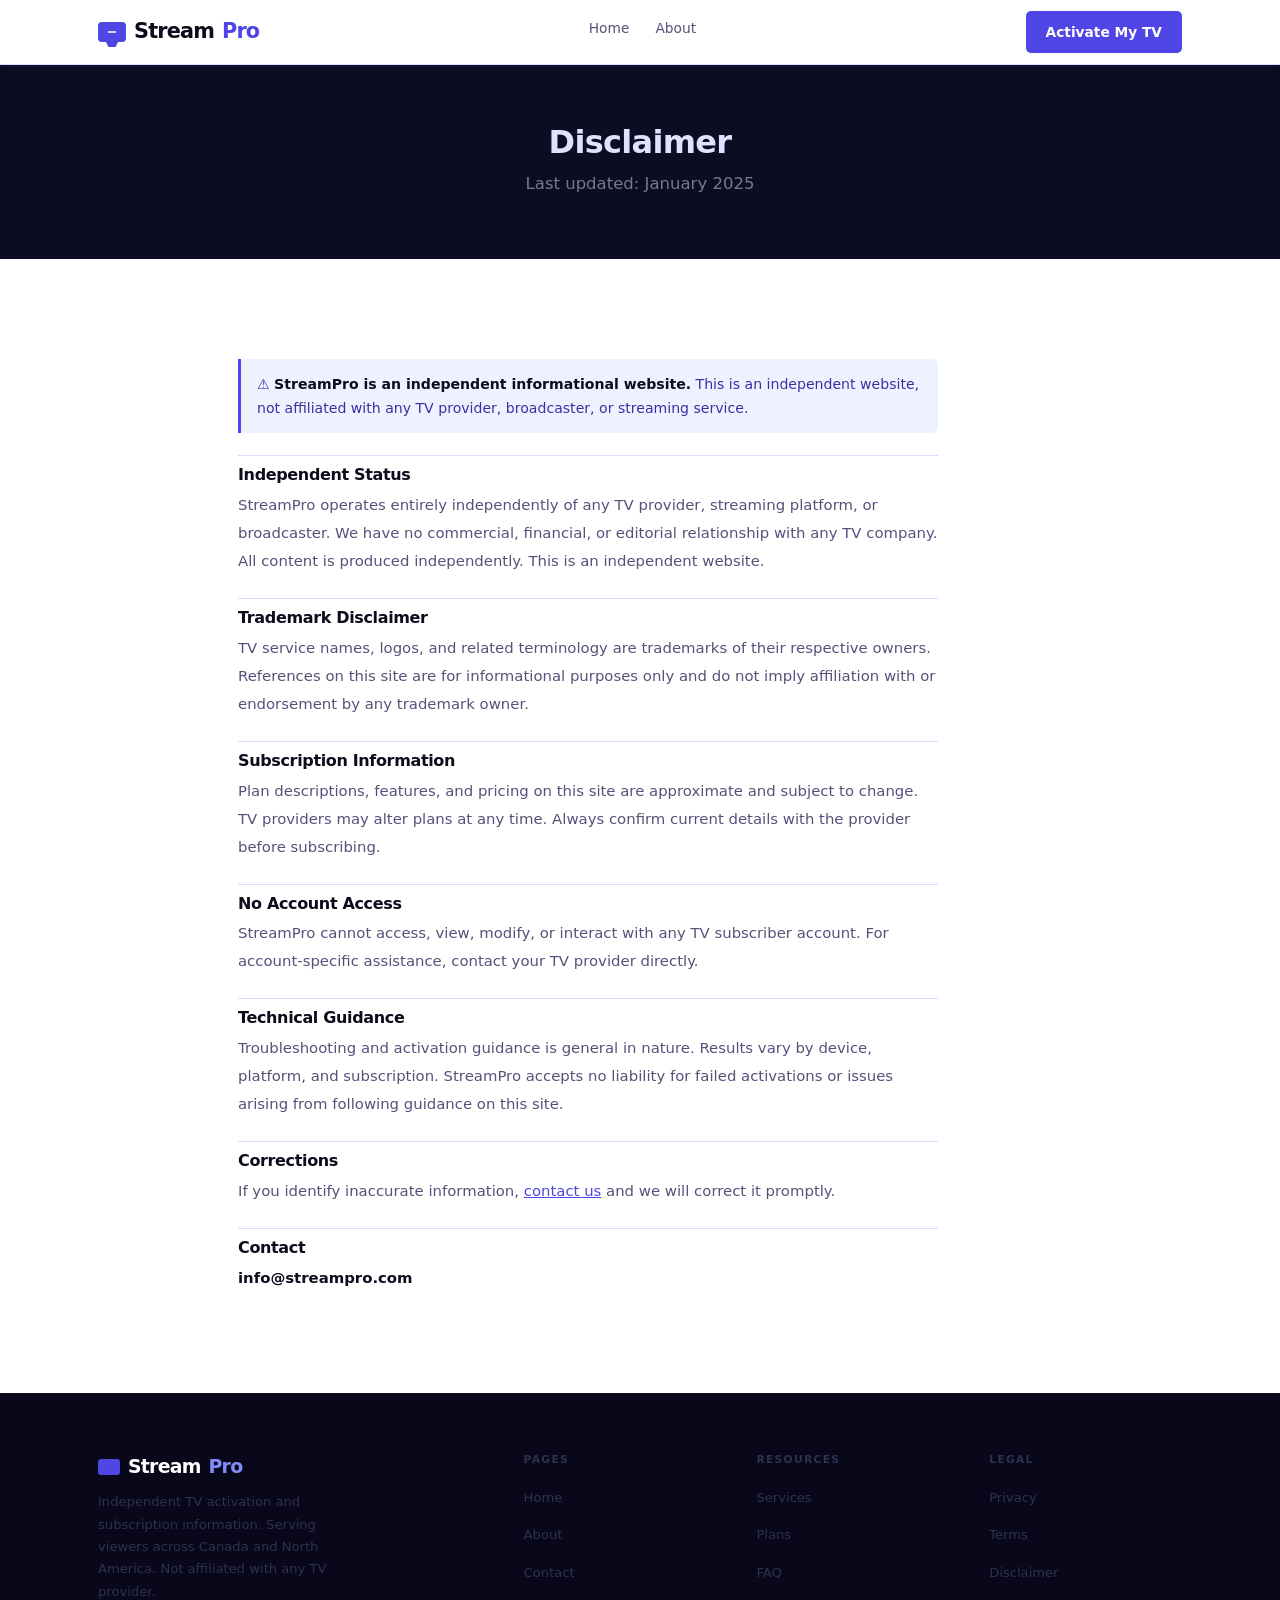
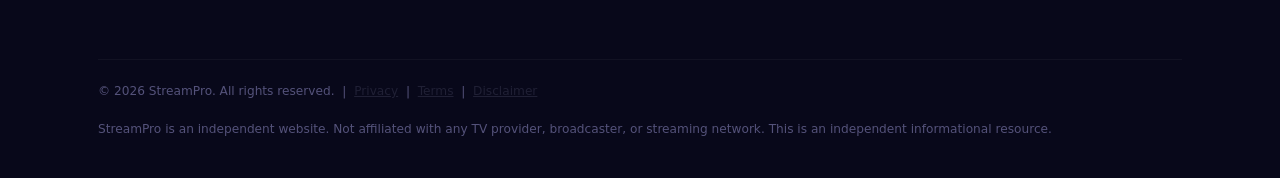
<file: disclaimer.html>
<!DOCTYPE html>
<html lang="en">
<head>
<meta charset="UTF-8"/>
<meta name="viewport" content="width=device-width,initial-scale=1.0"/>
<meta name="description" content="StreamPro — disclaimer."/>
<title>Disclaimer | StreamPro</title>
<link rel="stylesheet" href="style.css"/>
</head>
<body><nav class="site-nav" id="nav"><div class="nav-inner"><a href="index.html" class="logo"><div class="logo-icon"></div>Stream<em>Pro</em></a><ul class="nav-links"><li><a href="index.html">Home</a></li><li><a href="about.html">About</a></li></ul><a href="index.html#contact" class="nav-cta">Activate My TV</a><button class="ham" onclick="document.getElementById('mnav').classList.toggle('open')">☰</button></div><div class="mob-nav" id="mnav"><a href="index.html">Home</a><a href="about.html">About</a><a href="index.html#contact">Activate</a><a href="privacy.html">Privacy</a><a href="terms.html">Terms</a><a href="disclaimer.html">Disclaimer</a></div></nav><div class="pg-banner"><div class="wrap"><h1>Disclaimer</h1><p>Last updated: January 2025</p></div></div><section class="sec"><div class="wrap-md"><div style="max-width:700px;"><style>.lb h2{font-size:1rem;margin:22px 0 8px;padding-top:10px;border-top:1px solid var(--border);color:var(--ink);font-weight:700;}.lb h2:first-child{border-top:none;margin-top:0;padding-top:0;}.lb p,.lb ul{font-size:.93rem;color:var(--muted);line-height:1.88;}</style><div class="lb"><div class="info-box">⚠️ <strong>StreamPro is an independent informational website.</strong> This is an independent website, not affiliated with any TV provider, broadcaster, or streaming service.</div><h2>Independent Status</h2><p>StreamPro operates entirely independently of any TV provider, streaming platform, or broadcaster. We have no commercial, financial, or editorial relationship with any TV company. All content is produced independently. This is an independent website.</p><h2>Trademark Disclaimer</h2><p>TV service names, logos, and related terminology are trademarks of their respective owners. References on this site are for informational purposes only and do not imply affiliation with or endorsement by any trademark owner.</p><h2>Subscription Information</h2><p>Plan descriptions, features, and pricing on this site are approximate and subject to change. TV providers may alter plans at any time. Always confirm current details with the provider before subscribing.</p><h2>No Account Access</h2><p>StreamPro cannot access, view, modify, or interact with any TV subscriber account. For account-specific assistance, contact your TV provider directly.</p><h2>Technical Guidance</h2><p>Troubleshooting and activation guidance is general in nature. Results vary by device, platform, and subscription. StreamPro accepts no liability for failed activations or issues arising from following guidance on this site.</p><h2>Corrections</h2><p>If you identify inaccurate information, <a href="index.html#contact">contact us</a> and we will correct it promptly.</p><h2>Contact</h2><p><strong>info@streampro.com</strong></p></div></div></div></section><footer class="site-footer"><div class="wrap"><div class="ft-grid"><div class="ft-brand"><div class="ft-logo"><div class="ft-logo-icon"></div>Stream<em>Pro</em></div><p>Independent TV activation and subscription information. Serving viewers across Canada and North America. Not affiliated with any TV provider.</p></div><div class="fc"><h5>Pages</h5><ul><li><a href="index.html">Home</a></li><li><a href="about.html">About</a></li><li><a href="index.html#contact">Contact</a></li></ul></div><div class="fc"><h5>Resources</h5><ul><li><a href="index.html#services">Services</a></li><li><a href="index.html#plans">Plans</a></li><li><a href="index.html#faq">FAQ</a></li></ul></div><div class="fc"><h5>Legal</h5><ul><li><a href="privacy.html">Privacy</a></li><li><a href="terms.html">Terms</a></li><li><a href="disclaimer.html">Disclaimer</a></li></ul></div></div><div class="ft-bot"><p>&copy; <span id="yr"></span> StreamPro. All rights reserved. &nbsp;|&nbsp; <a href="privacy.html">Privacy</a> &nbsp;|&nbsp; <a href="terms.html">Terms</a> &nbsp;|&nbsp; <a href="disclaimer.html">Disclaimer</a></p><p style="margin-top:4px;">StreamPro is an independent website. Not affiliated with any TV provider, broadcaster, or streaming network. This is an independent informational resource.</p></div></div></footer><script>document.getElementById("yr").textContent=new Date().getFullYear();function fq(b){var i=b.closest(".faq-item"),o=i.classList.contains("open");document.querySelectorAll(".faq-item.open").forEach(function(x){x.classList.remove("open");});if(!o)i.classList.add("open");}function sub(){var e=document.querySelector(".fg input[type=email]"),m=document.querySelector(".fg textarea");if(e&&m){if(!e.value.trim()||!m.value.trim()){alert("Please fill all required fields.");return;}document.getElementById("fok").style.display="block";document.querySelector(".sbtn").disabled=true;}}function showTab(id){document.querySelectorAll(".tab-btn").forEach(function(b){b.classList.remove("active");});document.querySelectorAll(".tab-pane").forEach(function(p){p.classList.remove("active");});var btn=document.querySelector("[data-tab='"+id+"']");var pane=document.getElementById("tab-"+id);if(btn)btn.classList.add("active");if(pane)pane.classList.add("active");}</script></body>
</html>
</file>
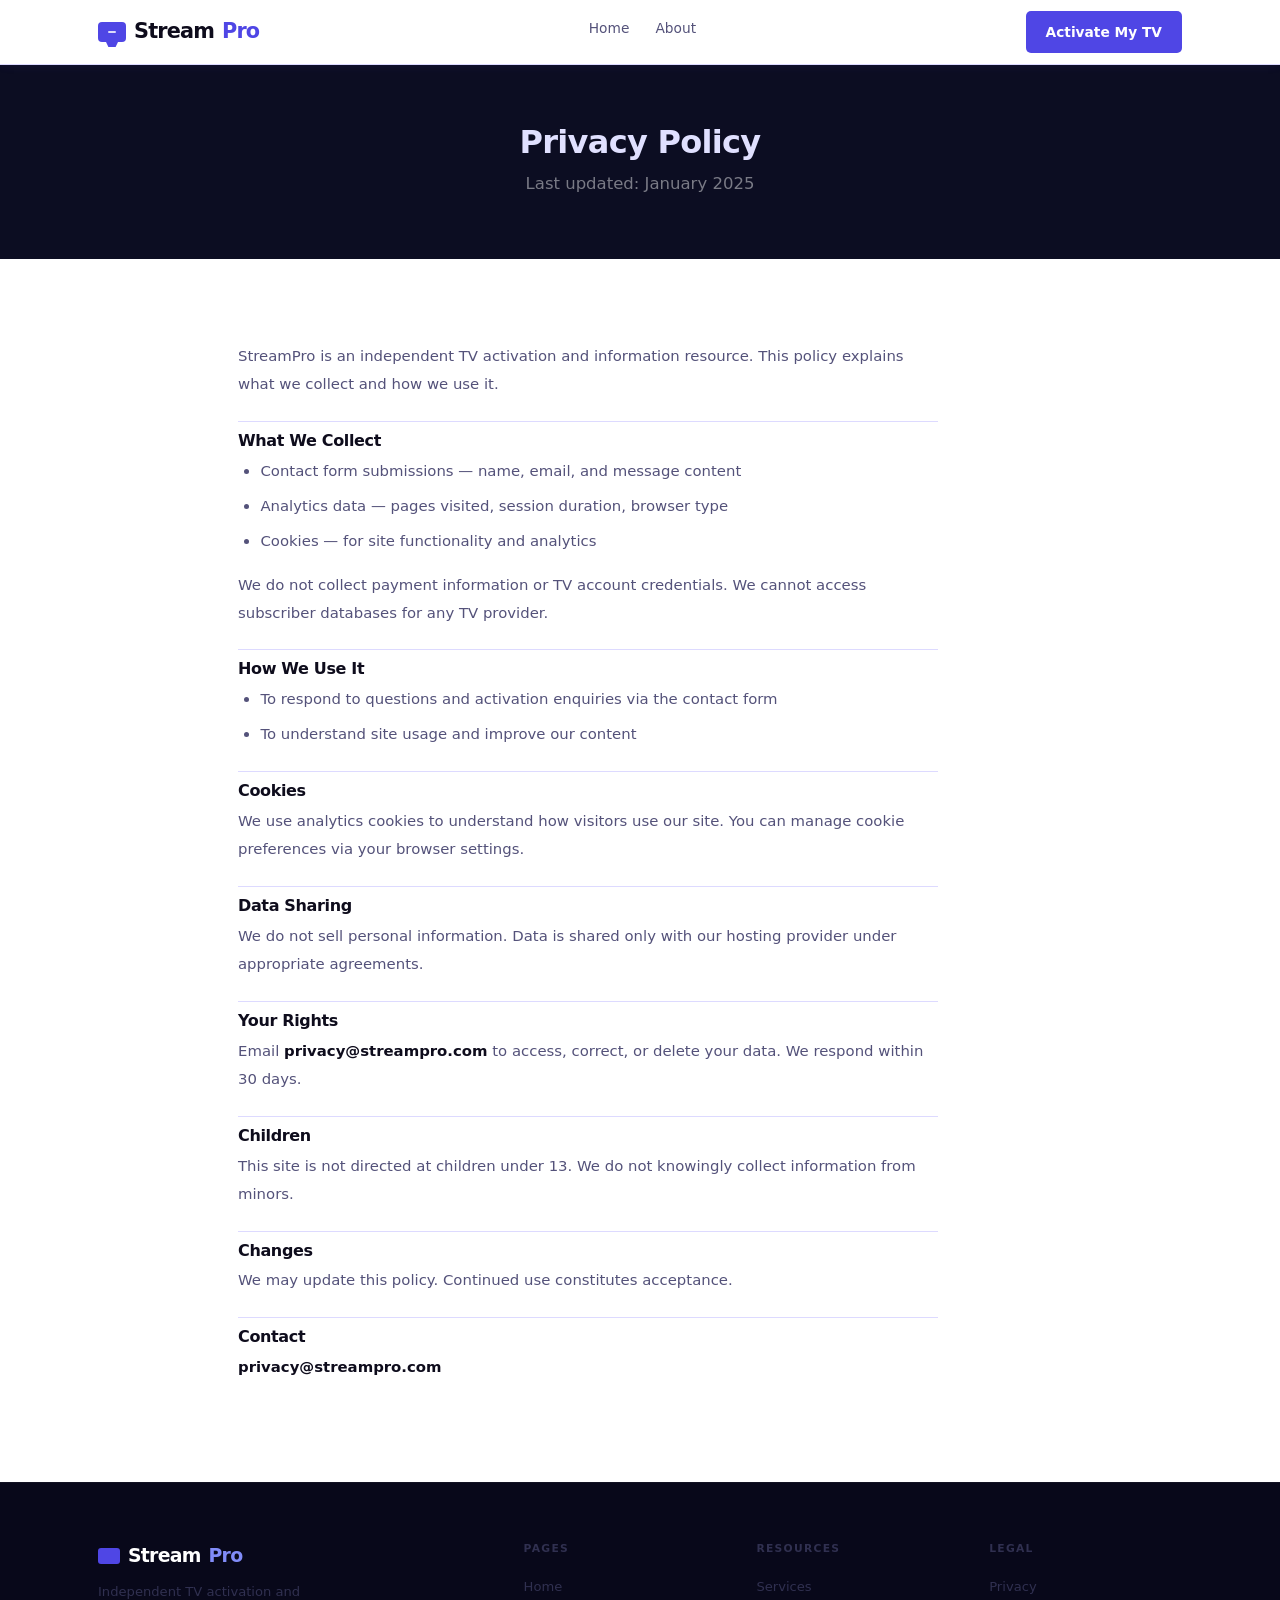
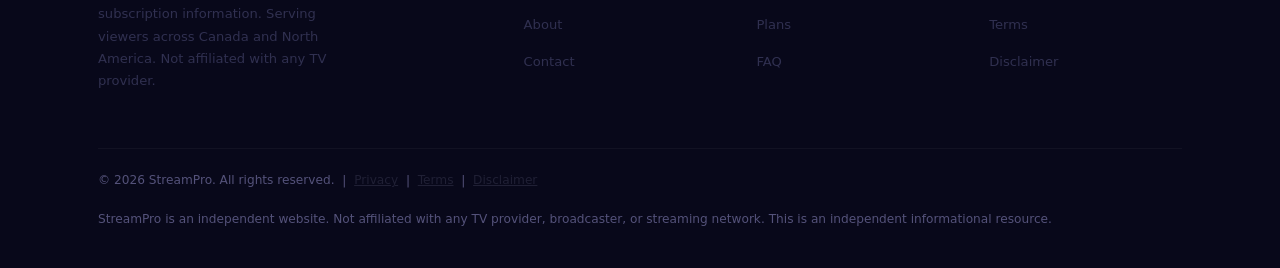
<file: privacy.html>
<!DOCTYPE html>
<html lang="en">
<head>
<meta charset="UTF-8"/>
<meta name="viewport" content="width=device-width,initial-scale=1.0"/>
<meta name="description" content="StreamPro — privacy policy."/>
<title>Privacy Policy | StreamPro</title>
<link rel="stylesheet" href="style.css"/>
</head>
<body><nav class="site-nav" id="nav"><div class="nav-inner"><a href="index.html" class="logo"><div class="logo-icon"></div>Stream<em>Pro</em></a><ul class="nav-links"><li><a href="index.html">Home</a></li><li><a href="about.html">About</a></li></ul><a href="index.html#contact" class="nav-cta">Activate My TV</a><button class="ham" onclick="document.getElementById('mnav').classList.toggle('open')">☰</button></div><div class="mob-nav" id="mnav"><a href="index.html">Home</a><a href="about.html">About</a><a href="index.html#contact">Activate</a><a href="privacy.html">Privacy</a><a href="terms.html">Terms</a><a href="disclaimer.html">Disclaimer</a></div></nav><div class="pg-banner"><div class="wrap"><h1>Privacy Policy</h1><p>Last updated: January 2025</p></div></div><section class="sec"><div class="wrap-md"><div style="max-width:700px;"><style>.lb h2{font-size:1rem;margin:22px 0 8px;padding-top:10px;border-top:1px solid var(--border);color:var(--ink);font-weight:700;}.lb h2:first-child{border-top:none;margin-top:0;padding-top:0;}.lb p,.lb ul{font-size:.93rem;color:var(--muted);line-height:1.88;}</style><div class="lb"><p>StreamPro is an independent TV activation and information resource. This policy explains what we collect and how we use it.</p><h2>What We Collect</h2><ul><li>Contact form submissions — name, email, and message content</li><li>Analytics data — pages visited, session duration, browser type</li><li>Cookies — for site functionality and analytics</li></ul><p>We do not collect payment information or TV account credentials. We cannot access subscriber databases for any TV provider.</p><h2>How We Use It</h2><ul><li>To respond to questions and activation enquiries via the contact form</li><li>To understand site usage and improve our content</li></ul><h2>Cookies</h2><p>We use analytics cookies to understand how visitors use our site. You can manage cookie preferences via your browser settings.</p><h2>Data Sharing</h2><p>We do not sell personal information. Data is shared only with our hosting provider under appropriate agreements.</p><h2>Your Rights</h2><p>Email <strong>privacy@streampro.com</strong> to access, correct, or delete your data. We respond within 30 days.</p><h2>Children</h2><p>This site is not directed at children under 13. We do not knowingly collect information from minors.</p><h2>Changes</h2><p>We may update this policy. Continued use constitutes acceptance.</p><h2>Contact</h2><p><strong>privacy@streampro.com</strong></p></div></div></div></section><footer class="site-footer"><div class="wrap"><div class="ft-grid"><div class="ft-brand"><div class="ft-logo"><div class="ft-logo-icon"></div>Stream<em>Pro</em></div><p>Independent TV activation and subscription information. Serving viewers across Canada and North America. Not affiliated with any TV provider.</p></div><div class="fc"><h5>Pages</h5><ul><li><a href="index.html">Home</a></li><li><a href="about.html">About</a></li><li><a href="index.html#contact">Contact</a></li></ul></div><div class="fc"><h5>Resources</h5><ul><li><a href="index.html#services">Services</a></li><li><a href="index.html#plans">Plans</a></li><li><a href="index.html#faq">FAQ</a></li></ul></div><div class="fc"><h5>Legal</h5><ul><li><a href="privacy.html">Privacy</a></li><li><a href="terms.html">Terms</a></li><li><a href="disclaimer.html">Disclaimer</a></li></ul></div></div><div class="ft-bot"><p>&copy; <span id="yr"></span> StreamPro. All rights reserved. &nbsp;|&nbsp; <a href="privacy.html">Privacy</a> &nbsp;|&nbsp; <a href="terms.html">Terms</a> &nbsp;|&nbsp; <a href="disclaimer.html">Disclaimer</a></p><p style="margin-top:4px;">StreamPro is an independent website. Not affiliated with any TV provider, broadcaster, or streaming network. This is an independent informational resource.</p></div></div></footer><script>document.getElementById("yr").textContent=new Date().getFullYear();function fq(b){var i=b.closest(".faq-item"),o=i.classList.contains("open");document.querySelectorAll(".faq-item.open").forEach(function(x){x.classList.remove("open");});if(!o)i.classList.add("open");}function sub(){var e=document.querySelector(".fg input[type=email]"),m=document.querySelector(".fg textarea");if(e&&m){if(!e.value.trim()||!m.value.trim()){alert("Please fill all required fields.");return;}document.getElementById("fok").style.display="block";document.querySelector(".sbtn").disabled=true;}}function showTab(id){document.querySelectorAll(".tab-btn").forEach(function(b){b.classList.remove("active");});document.querySelectorAll(".tab-pane").forEach(function(p){p.classList.remove("active");});var btn=document.querySelector("[data-tab='"+id+"']");var pane=document.getElementById("tab-"+id);if(btn)btn.classList.add("active");if(pane)pane.classList.add("active");}</script></body>
</html>
</file>
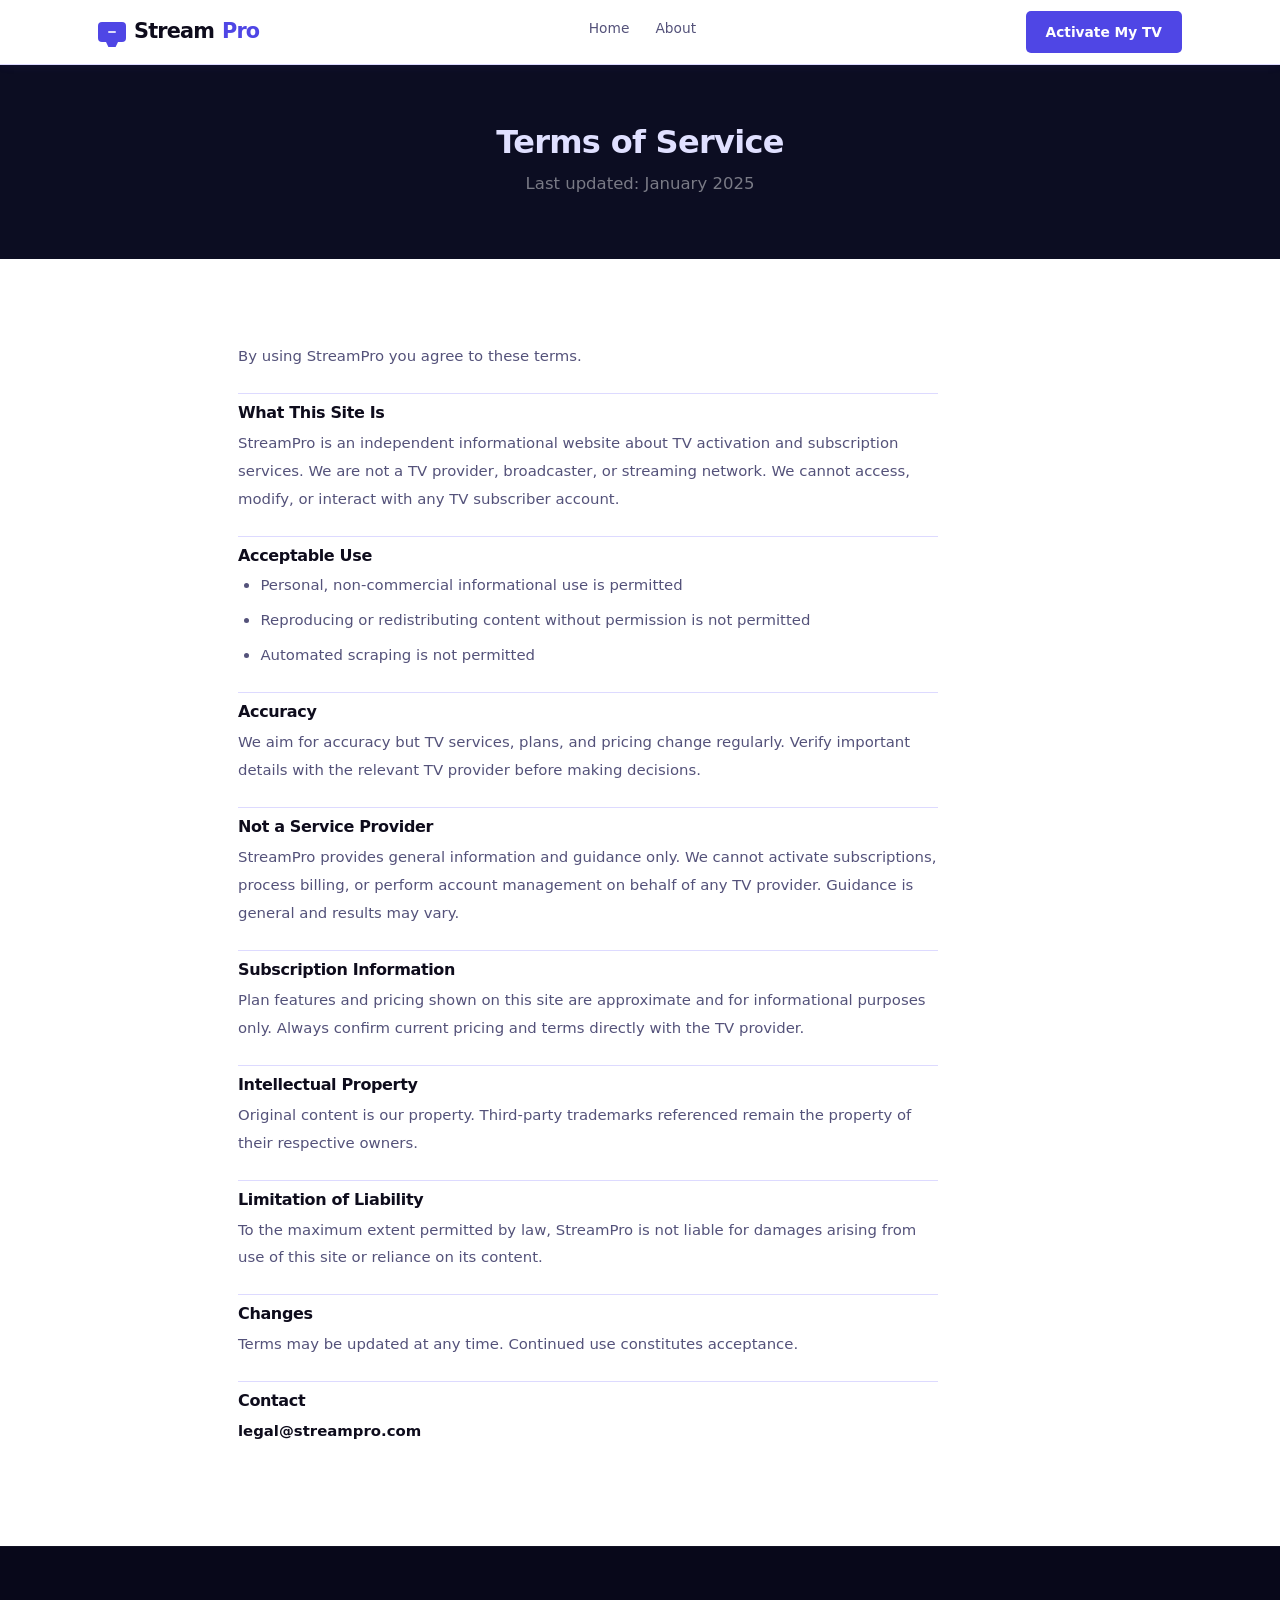
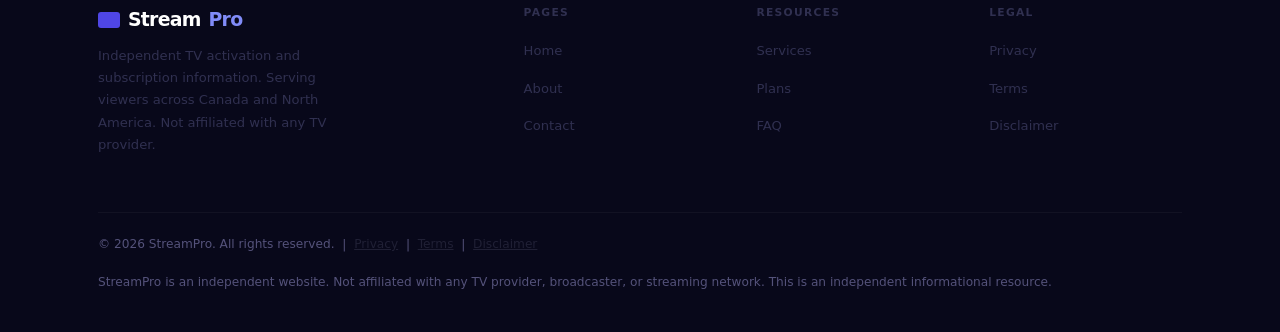
<file: terms.html>
<!DOCTYPE html>
<html lang="en">
<head>
<meta charset="UTF-8"/>
<meta name="viewport" content="width=device-width,initial-scale=1.0"/>
<meta name="description" content="StreamPro — terms of service."/>
<title>Terms of Service | StreamPro</title>
<link rel="stylesheet" href="style.css"/>
</head>
<body><nav class="site-nav" id="nav"><div class="nav-inner"><a href="index.html" class="logo"><div class="logo-icon"></div>Stream<em>Pro</em></a><ul class="nav-links"><li><a href="index.html">Home</a></li><li><a href="about.html">About</a></li></ul><a href="index.html#contact" class="nav-cta">Activate My TV</a><button class="ham" onclick="document.getElementById('mnav').classList.toggle('open')">☰</button></div><div class="mob-nav" id="mnav"><a href="index.html">Home</a><a href="about.html">About</a><a href="index.html#contact">Activate</a><a href="privacy.html">Privacy</a><a href="terms.html">Terms</a><a href="disclaimer.html">Disclaimer</a></div></nav><div class="pg-banner"><div class="wrap"><h1>Terms of Service</h1><p>Last updated: January 2025</p></div></div><section class="sec"><div class="wrap-md"><div style="max-width:700px;"><style>.lb h2{font-size:1rem;margin:22px 0 8px;padding-top:10px;border-top:1px solid var(--border);color:var(--ink);font-weight:700;}.lb h2:first-child{border-top:none;margin-top:0;padding-top:0;}.lb p,.lb ul{font-size:.93rem;color:var(--muted);line-height:1.88;}</style><div class="lb"><p>By using StreamPro you agree to these terms.</p><h2>What This Site Is</h2><p>StreamPro is an independent informational website about TV activation and subscription services. We are not a TV provider, broadcaster, or streaming network. We cannot access, modify, or interact with any TV subscriber account.</p><h2>Acceptable Use</h2><ul><li>Personal, non-commercial informational use is permitted</li><li>Reproducing or redistributing content without permission is not permitted</li><li>Automated scraping is not permitted</li></ul><h2>Accuracy</h2><p>We aim for accuracy but TV services, plans, and pricing change regularly. Verify important details with the relevant TV provider before making decisions.</p><h2>Not a Service Provider</h2><p>StreamPro provides general information and guidance only. We cannot activate subscriptions, process billing, or perform account management on behalf of any TV provider. Guidance is general and results may vary.</p><h2>Subscription Information</h2><p>Plan features and pricing shown on this site are approximate and for informational purposes only. Always confirm current pricing and terms directly with the TV provider.</p><h2>Intellectual Property</h2><p>Original content is our property. Third-party trademarks referenced remain the property of their respective owners.</p><h2>Limitation of Liability</h2><p>To the maximum extent permitted by law, StreamPro is not liable for damages arising from use of this site or reliance on its content.</p><h2>Changes</h2><p>Terms may be updated at any time. Continued use constitutes acceptance.</p><h2>Contact</h2><p><strong>legal@streampro.com</strong></p></div></div></div></section><footer class="site-footer"><div class="wrap"><div class="ft-grid"><div class="ft-brand"><div class="ft-logo"><div class="ft-logo-icon"></div>Stream<em>Pro</em></div><p>Independent TV activation and subscription information. Serving viewers across Canada and North America. Not affiliated with any TV provider.</p></div><div class="fc"><h5>Pages</h5><ul><li><a href="index.html">Home</a></li><li><a href="about.html">About</a></li><li><a href="index.html#contact">Contact</a></li></ul></div><div class="fc"><h5>Resources</h5><ul><li><a href="index.html#services">Services</a></li><li><a href="index.html#plans">Plans</a></li><li><a href="index.html#faq">FAQ</a></li></ul></div><div class="fc"><h5>Legal</h5><ul><li><a href="privacy.html">Privacy</a></li><li><a href="terms.html">Terms</a></li><li><a href="disclaimer.html">Disclaimer</a></li></ul></div></div><div class="ft-bot"><p>&copy; <span id="yr"></span> StreamPro. All rights reserved. &nbsp;|&nbsp; <a href="privacy.html">Privacy</a> &nbsp;|&nbsp; <a href="terms.html">Terms</a> &nbsp;|&nbsp; <a href="disclaimer.html">Disclaimer</a></p><p style="margin-top:4px;">StreamPro is an independent website. Not affiliated with any TV provider, broadcaster, or streaming network. This is an independent informational resource.</p></div></div></footer><script>document.getElementById("yr").textContent=new Date().getFullYear();function fq(b){var i=b.closest(".faq-item"),o=i.classList.contains("open");document.querySelectorAll(".faq-item.open").forEach(function(x){x.classList.remove("open");});if(!o)i.classList.add("open");}function sub(){var e=document.querySelector(".fg input[type=email]"),m=document.querySelector(".fg textarea");if(e&&m){if(!e.value.trim()||!m.value.trim()){alert("Please fill all required fields.");return;}document.getElementById("fok").style.display="block";document.querySelector(".sbtn").disabled=true;}}function showTab(id){document.querySelectorAll(".tab-btn").forEach(function(b){b.classList.remove("active");});document.querySelectorAll(".tab-pane").forEach(function(p){p.classList.remove("active");});var btn=document.querySelector("[data-tab='"+id+"']");var pane=document.getElementById("tab-"+id);if(btn)btn.classList.add("active");if(pane)pane.classList.add("active");}</script></body>
</html>
</file>
<file: style.css>
/* ═══════════════════════════════════════════════════════
   StreamPro — TV Activation Resource
   Indigo #4f46e5 · Dark navy hero · White body
   TV screen visualization · Service tabs · Compare table
   NO AD SLOTS — Google Ads Landing Page
═══════════════════════════════════════════════════════ */
*,*::before,*::after{box-sizing:border-box;margin:0;padding:0;}
html{scroll-behavior:smooth;overflow-x:hidden;}
:root{
  --bg:#ffffff;
  --bg-alt:#f7f6ff;
  --bg-soft:#eeedff;
  --dark:#08081a;
  --navy:#0c0d22;
  --card-dk:#13142e;
  --ink:#0e0c1c;
  --text:#100e22;
  --muted:#54527a;
  --light:#8686b0;
  --accent:#4f46e5;
  --acc-dk:#3730a3;
  --acc-mid:#6660ff;
  --acc-lt:#eef2ff;
  --acc-glow:rgba(79,70,229,.3);
  --border:#dddaff;
  --bdk:#a8a6e0;
  --success:#10b981;
  --shadow:0 4px 24px rgba(79,70,229,.1);
  --shadow-lg:0 16px 56px rgba(79,70,229,.18);
}
body{font-family:system-ui,-apple-system,'Segoe UI',sans-serif;font-size:16.5px;line-height:1.78;color:var(--text);background:var(--bg);-webkit-font-smoothing:antialiased;overflow-x:hidden;}
img{display:block;max-width:100%;height:auto;}
a{color:var(--accent);}a:hover{color:var(--acc-dk);}
h1,h2,h3,h4{font-weight:800;line-height:1.12;color:var(--ink);letter-spacing:-.022em;}
h1{font-size:2.9rem;}h2{font-size:1.9rem;}h3{font-size:1.12rem;}h4{font-size:.96rem;}
p{color:var(--muted);margin-bottom:1rem;line-height:1.82;}
ul,ol{padding-left:1.4rem;color:var(--muted);margin-bottom:1rem;}
li{margin-bottom:.44rem;}
strong{color:var(--ink);font-weight:600;}

/* containers */
.wrap{max-width:1140px;margin:0 auto;padding:0 28px;}
.wrap-md{max-width:860px;margin:0 auto;padding:0 28px;}
.wrap-sm{max-width:640px;margin:0 auto;padding:0 28px;}

/* ── NAV ──────────────────────────────────────────────── */
.site-nav{position:sticky;top:0;z-index:300;background:#fff;border-bottom:1px solid var(--border);box-shadow:0 2px 8px rgba(79,70,229,.07);}
.nav-inner{display:flex;align-items:center;justify-content:space-between;height:64px;gap:14px;max-width:1140px;margin:0 auto;padding:0 28px;}
.logo{font-size:1.3rem;font-weight:900;letter-spacing:-.04em;color:var(--ink);text-decoration:none;display:flex;align-items:center;gap:8px;flex-shrink:0;}
.logo-icon{width:28px;height:20px;background:var(--accent);border-radius:4px;position:relative;display:flex;align-items:center;justify-content:center;}
.logo-icon::after{content:'';width:8px;height:2px;background:rgba(255,255,255,.8);border-radius:1px;}
.logo-icon::before{content:'';position:absolute;bottom:-5px;left:50%;transform:translateX(-50%);width:12px;height:5px;background:var(--accent);clip-path:polygon(0 0,100% 0,80% 100%,20% 100%);}
.logo em{font-style:normal;color:var(--accent);}
.logo:hover{text-decoration:none;}
.nav-links{display:flex;list-style:none;gap:2px;padding:0;margin:0;}
.nav-links a{font-size:.86rem;font-weight:500;color:var(--muted);padding:7px 12px;border-radius:5px;text-decoration:none;display:block;transition:color .13s,background .13s;}
.nav-links a:hover{color:var(--ink);background:var(--acc-lt);}
.nav-links a.on{color:var(--accent);font-weight:700;}
.nav-cta{font-size:.86rem;font-weight:700;background:var(--accent);color:#fff;padding:9px 20px;border-radius:5px;text-decoration:none;white-space:nowrap;transition:background .13s;}
.nav-cta:hover{background:var(--acc-dk);color:#fff;text-decoration:none;}
.ham{display:none;background:none;border:1.5px solid var(--border);border-radius:5px;padding:7px 11px;cursor:pointer;font-size:1rem;color:var(--ink);}
.mob-nav{display:none;flex-direction:column;background:#fff;border-top:1px solid var(--border);padding:10px 20px 16px;gap:4px;position:absolute;top:64px;left:0;right:0;z-index:400;box-shadow:0 4px 16px rgba(79,70,229,.1);}
.mob-nav.open{display:flex;}
.mob-nav a{display:block;padding:11px 14px;font-size:.9rem;color:var(--muted);text-decoration:none;border-radius:5px;font-weight:500;}
.mob-nav a:hover{background:var(--acc-lt);color:var(--accent);}

/* ── HERO — dark navy, indigo glow + CSS TV screen ───── */
.hero{background:var(--dark);padding:80px 28px 0;position:relative;overflow:hidden;}
.hero::before{content:'';position:absolute;top:-100px;left:50%;transform:translateX(-50%);width:900px;height:600px;background:radial-gradient(ellipse,rgba(79,70,229,.22) 0%,rgba(55,48,163,.08) 45%,transparent 75%);pointer-events:none;}
.hero-inner{display:grid;grid-template-columns:1fr 1fr;gap:48px;align-items:center;max-width:1140px;margin:0 auto;position:relative;z-index:2;}
.hero-text{padding-bottom:80px;}
.hero-badge{display:inline-flex;align-items:center;gap:7px;background:rgba(79,70,229,.18);border:1px solid rgba(79,70,229,.35);border-radius:5px;padding:5px 13px;font-size:.72rem;font-weight:700;text-transform:uppercase;letter-spacing:.12em;color:#a8a4ff;margin-bottom:22px;}
.badge-dot{width:6px;height:6px;border-radius:50%;background:var(--success);animation:bdot 2s infinite;}
@keyframes bdot{0%,100%{opacity:1;}50%{opacity:.3;}}
.hero h1{color:#fff;font-size:3.2rem;margin-bottom:18px;line-height:1.08;}
.hero h1 span{background:linear-gradient(120deg,#a5b4fc,#818cf8,#6366f1);-webkit-background-clip:text;-webkit-text-fill-color:transparent;background-clip:text;}
.hero-sub{color:rgba(255,255,255,.65);font-size:1.05rem;max-width:420px;margin-bottom:30px;line-height:1.76;}
.hero-btns{display:flex;gap:10px;flex-wrap:wrap;margin-bottom:32px;}
.hero-proof{display:flex;gap:20px;flex-wrap:wrap;padding-top:20px;border-top:1px solid rgba(255,255,255,.1);}
.proof-item{font-size:.82rem;color:rgba(255,255,255,.45);display:flex;align-items:center;gap:6px;}
.proof-item strong{color:rgba(255,255,255,.8);}

/* CSS TV Screen — the hero visual */
.hero-tv{display:flex;flex-direction:column;align-items:center;justify-content:flex-end;padding-bottom:0;}
.tv-wrap{position:relative;width:100%;max-width:420px;}
.tv-body{background:#1a1b3a;border-radius:12px 12px 0 0;padding:10px;box-shadow:var(--shadow-lg),0 0 0 1px rgba(79,70,229,.25),0 0 40px rgba(79,70,229,.15);overflow:hidden;}
.tv-bezel{background:#0a0b1e;border-radius:8px;overflow:hidden;}
.tv-screen-header{background:var(--accent);padding:8px 14px;display:flex;align-items:center;justify-content:space-between;}
.tv-sh-title{font-size:.72rem;font-weight:700;color:#fff;letter-spacing:.08em;text-transform:uppercase;}
.tv-sh-status{display:flex;align-items:center;gap:5px;font-size:.7rem;color:#fff;}
.tv-sh-dot{width:6px;height:6px;border-radius:50%;background:var(--success);animation:bdot 1.8s infinite;}
.tv-guide{padding:10px 12px;}
.tv-guide-row{display:flex;align-items:center;gap:10px;padding:6px 8px;border-radius:5px;margin-bottom:4px;cursor:default;transition:background .13s;}
.tv-guide-row.active{background:rgba(79,70,229,.3);}
.tv-guide-row:hover{background:rgba(255,255,255,.06);}
.tv-ch-num{font-size:.7rem;color:rgba(255,255,255,.35);width:28px;flex-shrink:0;font-family:monospace;}
.tv-ch-icon{font-size:.95rem;width:22px;flex-shrink:0;}
.tv-ch-info{flex:1;}
.tv-ch-name{font-size:.8rem;font-weight:700;color:rgba(255,255,255,.88);line-height:1.2;}
.tv-ch-genre{font-size:.68rem;color:rgba(255,255,255,.35);}
.tv-ch-hd{font-size:.6rem;font-weight:700;color:var(--acc-mid);background:rgba(79,70,229,.2);padding:1px 5px;border-radius:2px;flex-shrink:0;}
.tv-activate-bar{background:rgba(79,70,229,.15);border-top:1px solid rgba(79,70,229,.25);padding:10px 14px;display:flex;align-items:center;justify-content:space-between;}
.tv-ab-text{font-size:.72rem;color:rgba(255,255,255,.5);}
.tv-ab-btn{font-size:.7rem;font-weight:700;color:#fff;background:var(--accent);padding:5px 12px;border-radius:4px;}
.tv-stand-neck{width:60px;height:20px;background:rgba(255,255,255,.06);margin:0 auto;}
.tv-stand-base{width:160px;height:12px;background:rgba(255,255,255,.06);margin:0 auto;border-radius:0 0 6px 6px;}

/* ── Buttons ──────────────────────────────────────────── */
.btn{display:inline-flex;align-items:center;gap:8px;padding:12px 26px;font-size:.88rem;font-weight:700;text-decoration:none;border-radius:6px;border:2px solid transparent;transition:all .15s;cursor:pointer;}
.btn-indigo{background:var(--accent);color:#fff;border-color:var(--accent);}
.btn-indigo:hover{background:var(--acc-dk);border-color:var(--acc-dk);color:#fff;text-decoration:none;}
.btn-white{background:#fff;color:var(--accent);border-color:#fff;}
.btn-white:hover{background:var(--acc-lt);text-decoration:none;}
.btn-ghost{background:transparent;border-color:rgba(255,255,255,.4);color:#fff;}
.btn-ghost:hover{border-color:#fff;text-decoration:none;}
.btn-outline{background:transparent;border-color:var(--bdk);color:var(--ink);}
.btn-outline:hover{border-color:var(--accent);color:var(--accent);text-decoration:none;}

/* label */
.lbl{font-size:.68rem;font-weight:700;text-transform:uppercase;letter-spacing:.14em;color:var(--accent);display:block;margin-bottom:10px;}
.lbl-w{font-size:.68rem;font-weight:700;text-transform:uppercase;letter-spacing:.14em;color:rgba(255,255,255,.5);display:block;margin-bottom:10px;}

/* ── METRICS STRIP ────────────────────────────────────── */
.metrics-strip{background:var(--navy);border-bottom:1px solid rgba(255,255,255,.06);}
.metrics-inner{display:grid;grid-template-columns:repeat(4,1fr);max-width:1140px;margin:0 auto;}
.metric{padding:26px 18px;text-align:center;border-right:1px solid rgba(255,255,255,.06);}
.metric:last-child{border-right:none;}
.metric-n{font-size:2rem;font-weight:900;color:var(--accent);letter-spacing:-.04em;line-height:1;display:block;}
.metric-l{font-size:.73rem;color:rgba(255,255,255,.35);text-transform:uppercase;letter-spacing:.07em;margin-top:5px;display:block;}

/* ── Sections ─────────────────────────────────────────── */
.sec{padding:84px 0;}
.sec-alt{padding:84px 0;background:var(--bg-alt);}
.sec-soft{padding:84px 0;background:var(--bg-soft);}
.sec-dark{padding:84px 0;background:var(--navy);}
.sec-dark h2,.sec-dark h3{color:#e0e0ff;}
.sec-dark p{color:rgba(255,255,255,.45);}
.sec-dark strong{color:#b0b0e8;}
.sec-accent{padding:84px 0;background:var(--accent);}
.sec-accent h2{color:#fff;}
.sec-accent p{color:rgba(255,255,255,.8);}

/* ── SERVICES TABS — genuinely new layout ─────────────── */
.tab-layout{display:grid;grid-template-columns:240px 1fr;gap:0;background:var(--border);border-radius:12px;overflow:hidden;box-shadow:var(--shadow);}
.tab-nav{background:var(--bg-alt);border-right:1px solid var(--border);}
.tab-btn{display:flex;align-items:center;gap:12px;width:100%;padding:18px 20px;background:none;border:none;border-bottom:1px solid var(--border);cursor:pointer;text-align:left;transition:background .14s,color .14s;position:relative;}
.tab-btn:last-child{border-bottom:none;}
.tab-btn-icon{font-size:1.2rem;flex-shrink:0;width:28px;text-align:center;}
.tab-btn-text{font-size:.88rem;font-weight:600;color:var(--muted);}
.tab-btn.active{background:#fff;}
.tab-btn.active::before{content:'';position:absolute;left:0;top:0;bottom:0;width:3px;background:var(--accent);}
.tab-btn.active .tab-btn-text{color:var(--accent);}
.tab-btn:hover:not(.active){background:var(--acc-lt);}
.tab-pane{display:none;background:#fff;padding:36px;}
.tab-pane.active{display:block;}
.tab-pane h3{margin-bottom:12px;font-size:1.2rem;}
.tab-pane p{font-size:.93rem;line-height:1.82;}
.tab-pane .ck li{font-size:.9rem;}

/* ── SUBSCRIPTION COMPARISON TABLE ───────────────────── */
.compare-wrap{overflow-x:auto;}
.compare-table{width:100%;border-collapse:collapse;font-size:.9rem;}
.compare-table th,.compare-table td{padding:14px 18px;text-align:left;border-bottom:1px solid var(--border);}
.compare-table thead th{font-family:system-ui,sans-serif;font-size:.8rem;font-weight:700;text-transform:uppercase;letter-spacing:.08em;color:var(--muted);background:var(--bg-alt);border-bottom:2px solid var(--border);}
.compare-table thead th:first-child{min-width:180px;}
.compare-table .feat-col{color:var(--ink);font-weight:600;font-size:.92rem;}
.compare-table .plan-col{text-align:center;font-size:.88rem;color:var(--muted);}
.compare-table .featured-col{background:rgba(79,70,229,.06)!important;}
.compare-table .featured-th{color:var(--accent)!important;background:rgba(79,70,229,.08)!important;}
.compare-table tr:last-child td{border-bottom:none;}
.compare-table tr:hover td{background:var(--bg-alt);}
.check-yes{color:var(--accent);font-weight:800;font-size:1rem;}
.check-no{color:#ccc;}
.plan-name-header{display:block;font-size:1rem;font-weight:800;color:var(--ink);margin-bottom:4px;}
.plan-sub-header{font-size:.76rem;color:var(--muted);font-weight:400;text-transform:none;letter-spacing:0;}
.plan-cta-row td{padding-top:20px;}
.plan-cta-btn{display:inline-block;width:100%;padding:10px 14px;background:var(--accent);color:#fff;border:none;border-radius:6px;font-size:.84rem;font-weight:700;text-align:center;text-decoration:none;cursor:pointer;transition:background .14s;}
.plan-cta-btn:hover{background:var(--acc-dk);color:#fff;text-decoration:none;}
.plan-cta-btn.secondary{background:transparent;border:2px solid var(--bdk);color:var(--ink);}
.plan-cta-btn.secondary:hover{border-color:var(--accent);color:var(--accent);}

/* ── DEVICE GRID ──────────────────────────────────────── */
.device-grid{display:grid;grid-template-columns:repeat(4,1fr);gap:16px;}
.device-card{background:#fff;border:1px solid var(--border);border-radius:10px;padding:24px 18px;text-align:center;transition:border-color .15s,box-shadow .15s;}
.device-card:hover{border-color:var(--accent);box-shadow:var(--shadow);}
.device-icon{font-size:2.2rem;display:block;margin-bottom:10px;}
.device-name{font-size:.9rem;font-weight:700;color:var(--ink);display:block;margin-bottom:4px;}
.device-detail{font-size:.76rem;color:var(--muted);}

/* ── HOW IT WORKS ─────────────────────────────────────── */
.steps-grid{display:grid;grid-template-columns:repeat(3,1fr);gap:24px;}
.step-card{position:relative;background:#fff;border:1px solid var(--border);border-radius:10px;padding:32px 24px;transition:border-color .15s,box-shadow .15s;}
.step-card:hover{border-color:var(--accent);box-shadow:var(--shadow);}
.step-card::after{content:'→';position:absolute;right:-16px;top:50%;transform:translateY(-50%);font-size:1.2rem;color:var(--bdk);z-index:2;}
.step-card:last-child::after{display:none;}
.step-num{width:52px;height:52px;border-radius:12px;background:var(--accent);color:#fff;font-size:1.1rem;font-weight:900;display:flex;align-items:center;justify-content:center;margin-bottom:16px;}
.step-card h4{margin-bottom:8px;font-size:.98rem;}
.step-card p{font-size:.86rem;margin:0;line-height:1.66;}

/* ── TESTIMONIALS ─────────────────────────────────────── */
.testi-row{display:grid;grid-template-columns:repeat(3,1fr);gap:20px;}
.testi-card{background:#fff;border:1px solid var(--border);border-radius:10px;padding:28px;position:relative;transition:box-shadow .15s,border-color .15s;}
.testi-card:hover{box-shadow:var(--shadow);border-color:var(--accent);}
.testi-card::before{content:'"';position:absolute;top:14px;right:20px;font-size:3.5rem;line-height:1;color:var(--border);font-family:Georgia,serif;}
.testi-stars{color:#f59e0b;font-size:.95rem;letter-spacing:2px;margin-bottom:12px;}
.testi-text{font-size:.9rem;color:var(--muted);line-height:1.78;font-style:italic;margin-bottom:16px;position:relative;z-index:1;}
.testi-foot{display:flex;align-items:center;gap:10px;padding-top:12px;border-top:1px solid var(--border);}
.testi-av{width:38px;height:38px;border-radius:50%;background:var(--acc-lt);border:2px solid var(--bdk);display:flex;align-items:center;justify-content:center;font-size:.9rem;flex-shrink:0;}
.testi-name{font-size:.86rem;font-weight:700;color:var(--ink);}
.testi-loc{font-size:.74rem;color:var(--light);}

/* ── Checklist ────────────────────────────────────────── */
.ck{list-style:none;padding:0;}
.ck li{display:flex;gap:10px;align-items:flex-start;padding:8px 0;border-bottom:1px solid var(--border);font-size:.92rem;color:var(--muted);}
.ck li:last-child{border-bottom:none;}
.ck li::before{content:'✓';color:var(--accent);font-weight:800;flex-shrink:0;}

/* ── Info box ─────────────────────────────────────────── */
.info-box{background:var(--acc-lt);border-left:3px solid var(--accent);border-radius:0 6px 6px 0;padding:13px 16px;margin:16px 0;font-size:.88rem;color:var(--acc-dk);line-height:1.72;}

/* ── Why cards ────────────────────────────────────────── */
.why-grid{display:grid;grid-template-columns:repeat(3,1fr);gap:18px;}
.why-card{background:#fff;border:1px solid var(--border);border-radius:10px;padding:26px 22px;transition:border-color .15s,box-shadow .15s;}
.why-card:hover{border-color:var(--accent);box-shadow:var(--shadow);}
.why-icon{width:46px;height:46px;border-radius:10px;background:var(--acc-lt);display:flex;align-items:center;justify-content:center;font-size:1.25rem;margin-bottom:14px;}
.why-card h4{margin-bottom:7px;font-size:.97rem;}
.why-card p{font-size:.86rem;margin:0;line-height:1.65;}

/* ── FAQ ──────────────────────────────────────────────── */
.faq-item{border-bottom:1px solid var(--border);}
.faq-q{width:100%;text-align:left;background:none;border:none;padding:17px 0;cursor:pointer;font-size:.95rem;font-weight:700;color:var(--ink);display:flex;justify-content:space-between;align-items:center;gap:12px;line-height:1.38;transition:color .13s;}
.faq-q:hover{color:var(--accent);}
.faq-q .ic{font-size:1.1rem;color:var(--bdk);transition:transform .2s,color .2s;flex-shrink:0;}
.faq-item.open .faq-q{color:var(--accent);}
.faq-item.open .faq-q .ic{transform:rotate(45deg);color:var(--accent);}
.faq-a{display:none;padding-bottom:17px;font-size:.91rem;color:var(--muted);line-height:1.84;}
.faq-item.open .faq-a{display:block;}

/* ── Form ─────────────────────────────────────────────── */
.form-box{background:var(--bg-alt);border:1px solid var(--border);border-radius:10px;padding:36px;}
.f2{display:grid;grid-template-columns:1fr 1fr;gap:12px;}
.fg{margin-bottom:12px;}
.fg label{display:block;font-size:.79rem;font-weight:700;color:var(--ink);margin-bottom:4px;}
.fg input,.fg select,.fg textarea{width:100%;padding:10px 13px;border:1.5px solid var(--bdk);border-radius:5px;font-size:.9rem;font-family:inherit;color:var(--ink);background:#fff;outline:none;transition:border-color .14s,box-shadow .14s;}
.fg input:focus,.fg select:focus,.fg textarea:focus{border-color:var(--accent);box-shadow:0 0 0 3px var(--acc-lt);}
.fg textarea{resize:vertical;min-height:110px;}
.sbtn{padding:12px 28px;background:var(--accent);color:#fff;border:none;border-radius:6px;font-size:.93rem;font-weight:700;cursor:pointer;transition:background .14s;}
.sbtn:hover{background:var(--acc-dk);}
.fok{display:none;color:var(--success);font-size:.88rem;margin-top:10px;}

/* ── g-cols ───────────────────────────────────────────── */
.g-half{display:grid;grid-template-columns:1fr 1fr;gap:52px;align-items:start;}
.g-6040{display:grid;grid-template-columns:1fr 1.3fr;gap:52px;align-items:start;}
.g-1-2{display:grid;grid-template-columns:1fr 2fr;gap:52px;align-items:start;}
.g-half>*,.g-6040>*,.g-1-2>*{min-width:0;}

/* ── CTA BAND ─────────────────────────────────────────── */
.cta-band{padding:84px 0;background:var(--accent);text-align:center;}
.cta-band h2{color:#fff;margin-bottom:14px;}
.cta-band p{color:rgba(255,255,255,.8);max-width:520px;margin:0 auto 30px;}

/* ── PAGE BANNER ─────────────────────────────────────── */
.pg-banner{background:var(--navy);padding:60px 0;text-align:center;}
.pg-banner h1{color:#e0e0ff;font-size:2rem;margin-bottom:8px;}
.pg-banner p{color:rgba(255,255,255,.45);margin:0 auto;max-width:480px;}

/* ── FOOTER ───────────────────────────────────────────── */
.site-footer{background:var(--dark);padding:56px 0 22px;border-top:1px solid rgba(255,255,255,.04);}
.ft-grid{display:grid;grid-template-columns:2fr 1fr 1fr 1fr;gap:40px;margin-bottom:40px;}
.ft-logo{font-size:1.18rem;font-weight:900;letter-spacing:-.04em;color:#fff;margin-bottom:8px;display:flex;align-items:center;gap:8px;}
.ft-logo-icon{width:22px;height:16px;background:#4f46e5;border-radius:3px;}
.ft-logo em{font-style:normal;color:#818cf8;}
.ft-brand p{font-size:.82rem;color:#303050;line-height:1.7;max-width:230px;}
.fc h5{font-size:.67rem;font-weight:700;text-transform:uppercase;letter-spacing:.12em;color:#303050;margin-bottom:13px;}
.fc ul{list-style:none;padding:0;}
.fc li{margin-bottom:8px;}
.fc a{font-size:.82rem;color:#303050;text-decoration:none;}
.fc a:hover{color:#818cf8;}
.ft-bot{border-top:1px solid rgba(255,255,255,.04);padding-top:20px;font-size:.76rem;color:#202035;line-height:1.72;}
.ft-bot a{color:#202035;}
.ft-bot a:hover{color:#818cf8;}
hr.hr{border:none;border-top:1px solid var(--border);margin:52px 0;}

/* ══ RESPONSIVE ════════════════════════════════════════ */
@media(max-width:1024px){
  .tab-layout{grid-template-columns:200px 1fr;}
  .device-grid{grid-template-columns:repeat(4,1fr);}
  .why-grid{grid-template-columns:1fr 1fr;}
  .ft-grid{grid-template-columns:1fr 1fr;gap:24px;}
}
@media(max-width:860px){
  .hero-inner{grid-template-columns:1fr;}.hero-tv{display:none;}
  .hero-text{padding-bottom:60px;}
  .metrics-inner{grid-template-columns:1fr 1fr;}
  .metric:nth-child(2){border-right:none;}
  .metric:nth-child(3){border-top:1px solid rgba(255,255,255,.06);}
  .tab-layout{grid-template-columns:1fr;}.tab-nav{display:grid;grid-template-columns:repeat(3,1fr);border-right:none;border-bottom:1px solid var(--border);}
  .tab-btn{border-bottom:none;border-right:1px solid var(--border);padding:12px 14px;}
  .tab-btn::before{display:none!important;}
  .steps-grid{grid-template-columns:1fr 1fr;}.step-card::after{display:none;}
  .device-grid{grid-template-columns:repeat(4,1fr);}
  .testi-row{grid-template-columns:1fr 1fr;}
  .g-half,.g-6040,.g-1-2{grid-template-columns:1fr;gap:28px;}
}
@media(max-width:640px){
  h1{font-size:2rem;}h2{font-size:1.5rem;}
  .hero{padding:64px 18px 0;}
  .hero h1{font-size:2.3rem;}
  .hero-btns{flex-direction:column;}.hero-btns .btn{width:100%;justify-content:center;}
  .metrics-inner{grid-template-columns:1fr 1fr;}
  .tab-nav{grid-template-columns:1fr 1fr;}
  .tab-btn:last-child{border-right:none;}
  .steps-grid{grid-template-columns:1fr;}
  .device-grid{grid-template-columns:repeat(2,1fr);}
  .why-grid{grid-template-columns:1fr;}
  .testi-row{grid-template-columns:1fr;}
  .f2{grid-template-columns:1fr;}.form-box{padding:22px 16px;}
  .ft-grid{grid-template-columns:1fr;gap:20px;}.ft-brand p{max-width:100%;}
  .wrap,.wrap-md,.wrap-sm{padding:0 18px;}
  .sec,.sec-alt,.sec-soft,.sec-dark,.sec-accent{padding:56px 0;}
  .cta-band,.pg-banner{padding:52px 0;}
  .nav-links{display:none;}.nav-cta{display:none;}.ham{display:block;}
}


/* ═══════════════════════════════════════════════════════
   TV CODE INPUT BLOCK — Mobile Only, Attractive Design
═══════════════════════════════════════════════════════ */

/* The full code block — hidden on desktop */
.tv-code-block {
  display: none;
}

/* Desktop buttons — always visible on desktop */
.desktop-btns {
  display: flex;
}

/* ── Show code block on mobile, hide desktop btns ──── */
@media (max-width: 700px) {

  .tv-code-block {
    display: block;
    background: rgba(255, 255, 255, 0.07);
    border: 1px solid rgba(165, 180, 252, 0.35);
    border-radius: 16px;
    padding: 22px 18px 20px;
    margin-bottom: 20px;
    position: relative;
  }

  /* Glow ring around the card */
  .tv-code-block::before {
    content: '';
    position: absolute;
    inset: -1px;
    border-radius: 17px;
    padding: 1px;
    background: linear-gradient(135deg, rgba(165,180,252,.6), rgba(79,70,229,.3), rgba(165,180,252,.6));
    -webkit-mask: linear-gradient(#fff 0 0) content-box, linear-gradient(#fff 0 0);
    -webkit-mask-composite: xor;
    mask-composite: exclude;
    pointer-events: none;
  }

  /* Hide the desktop buttons on mobile */
  .desktop-btns {
    display: none;
  }

  /* ── Step label rows ─────────────────────────────── */
  .tv-step-row {
    display: flex;
    align-items: center;
    gap: 10px;
    margin-bottom: 10px;
  }

  .tv-step-badge {
    background: var(--accent);
    color: #fff;
    font-size: 0.65rem;
    font-weight: 800;
    text-transform: uppercase;
    letter-spacing: 0.1em;
    padding: 3px 9px;
    border-radius: 100px;
    flex-shrink: 0;
  }

  .tv-step-label {
    font-size: 20px;
    font-weight: 600;
    color: rgba(255, 255, 255, 0.7);
  }

  /* ── Input wrapper ───────────────────────────────── */
  .tv-input-wrap {
    display: flex;
    align-items: center;
    background: #ffffff;
    border: 10px solid #2e77dd;
    border-radius: 10px;
    overflow: hidden;
    margin-bottom: 8px;
    transition: border-color 0.2s, box-shadow 0.2s;
  }

  .tv-input-wrap:focus-within {
    border-color: #4f46e5;
    box-shadow:
      0 0 0 4px rgba(79, 70, 229, 0.25),
      0 0 24px rgba(79, 70, 229, 0.2);
  }

  .tv-input-prefix {
    font-size: 1.2rem;
    padding: 0 10px 0 13px;
    flex-shrink: 0;
    user-select: none;
  }

  /* The actual input field */
  .tv-hero-input {
    display: block;          /* override any display:none from desktop rule */
    flex: 1;
    border: none;
    outline: none;
    background: transparent;
    padding: 14px 12px 14px 0;
    font-size: 1.45rem;
    font-family: 'Courier New', Courier, monospace;
    font-weight: 800;
    letter-spacing: 0.18em;
    text-align: center;
    text-transform: uppercase;
    color: #1a1730;
    width: 100%;
  }

  .tv-hero-input::placeholder {
    color: #b0b8e0;
    font-weight: 400;
    letter-spacing: 0.06em;
    font-family: system-ui, sans-serif;
    font-size: 1rem;
  }

  /* Where to find code hint */
  .tv-code-where {
    font-size: 0.72rem;
    color: rgba(255, 255, 255, 0.38);
    margin: 0 0 14px;
    text-align: center;
    line-height: 1.5;
  }

  .tv-code-where strong {
    color: rgba(165, 180, 252, 0.8);
    font-weight: 600;
  }

  /* ── Arrow connector between steps ──────────────── */
  .tv-step-connector {
    text-align: center;
    font-size: 1.3rem;
    color: rgba(165, 180, 252, 0.5);
    margin: 4px 0 14px;
    line-height: 1;
    animation: bounce-arrow 1.6s ease-in-out infinite;
  }

  @keyframes bounce-arrow {
    0%, 100% { transform: translateY(0); opacity: .5; }
    50%       { transform: translateY(4px); opacity: 1; }
  }

  /* ── Activate button ─────────────────────────────── */
  .tv-activate-btn {
    display: flex;
    align-items: center;
    justify-content: center;
    gap: 10px;
    width: 100%;
    padding: 15px 20px;
    background: linear-gradient(135deg, #4f46e5 0%, #3730a3 100%);
    color: #ffffff;
    font-size: 1.05rem;
    font-weight: 800;
    text-decoration: none;
    border-radius: 10px;
    letter-spacing: 0.01em;
    box-shadow:
      0 6px 20px rgba(79, 70, 229, 0.45),
      0 2px 8px rgba(0, 0, 0, 0.2);
    transition: transform 0.15s, box-shadow 0.15s;
    animation: pulse-btn 2.5s ease-in-out infinite;
  }

  .tv-activate-btn:hover,
  .tv-activate-btn:active {
    transform: translateY(-2px);
    box-shadow:
      0 10px 28px rgba(79, 70, 229, 0.55),
      0 4px 12px rgba(0, 0, 0, 0.25);
    text-decoration: none;
    color: #fff;
  }

  @keyframes pulse-btn {
    0%, 100% { box-shadow: 0 6px 20px rgba(79,70,229,.45), 0 2px 8px rgba(0,0,0,.2); }
    50%       { box-shadow: 0 6px 28px rgba(79,70,229,.7),  0 2px 8px rgba(0,0,0,.2); }
  }

}
/* end @media mobile */
</file>
